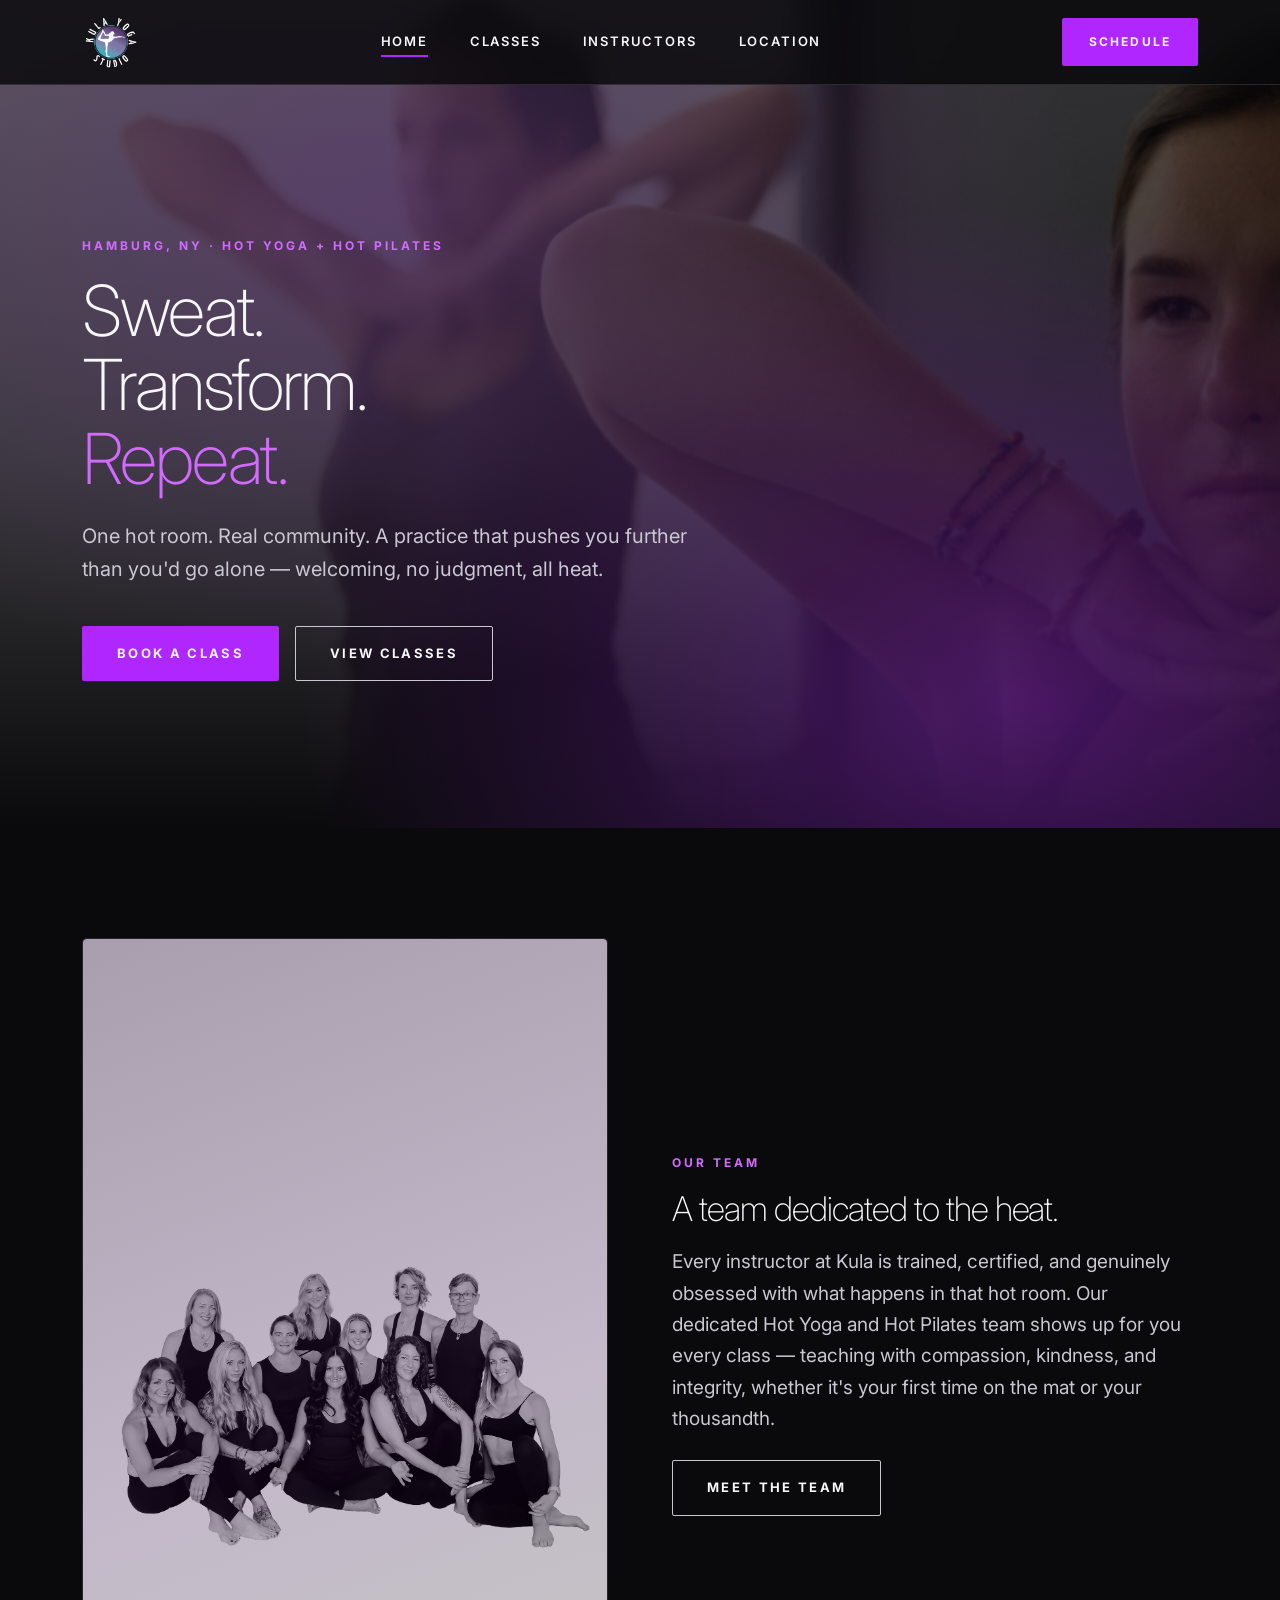
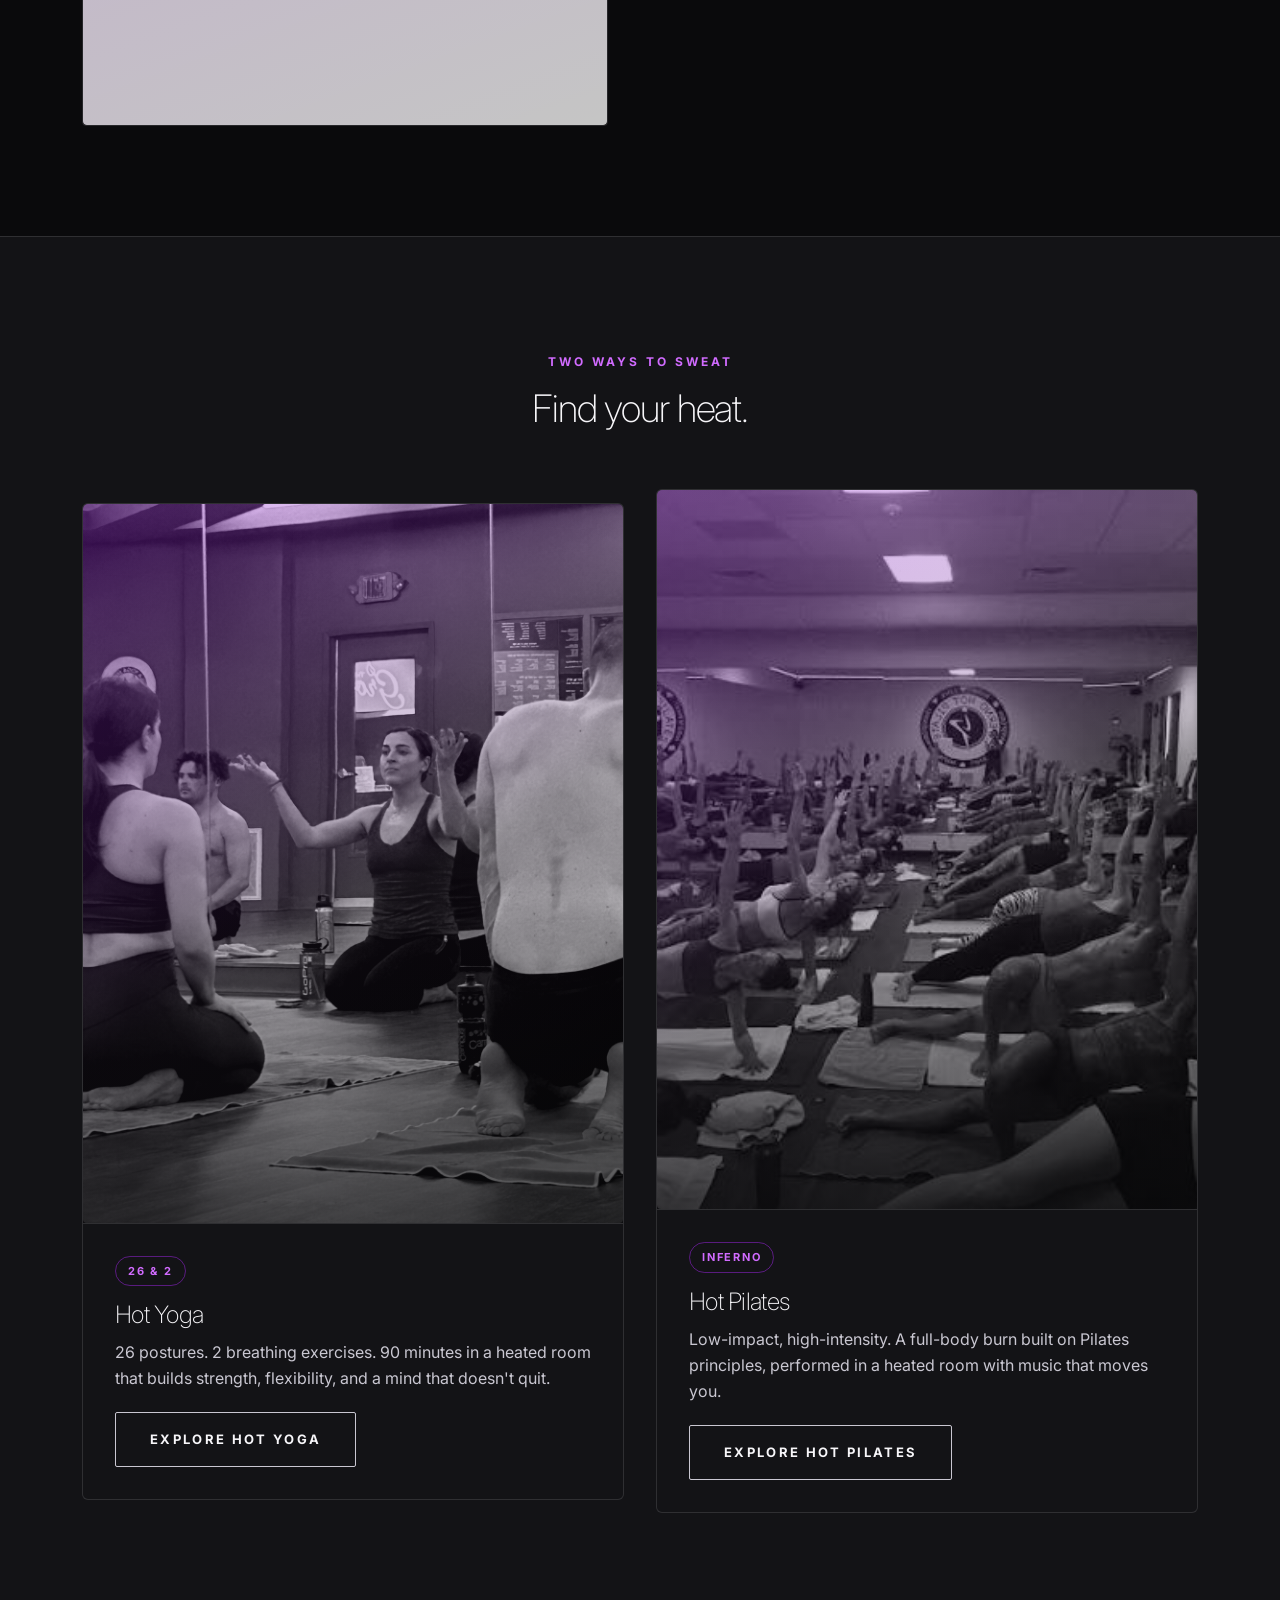
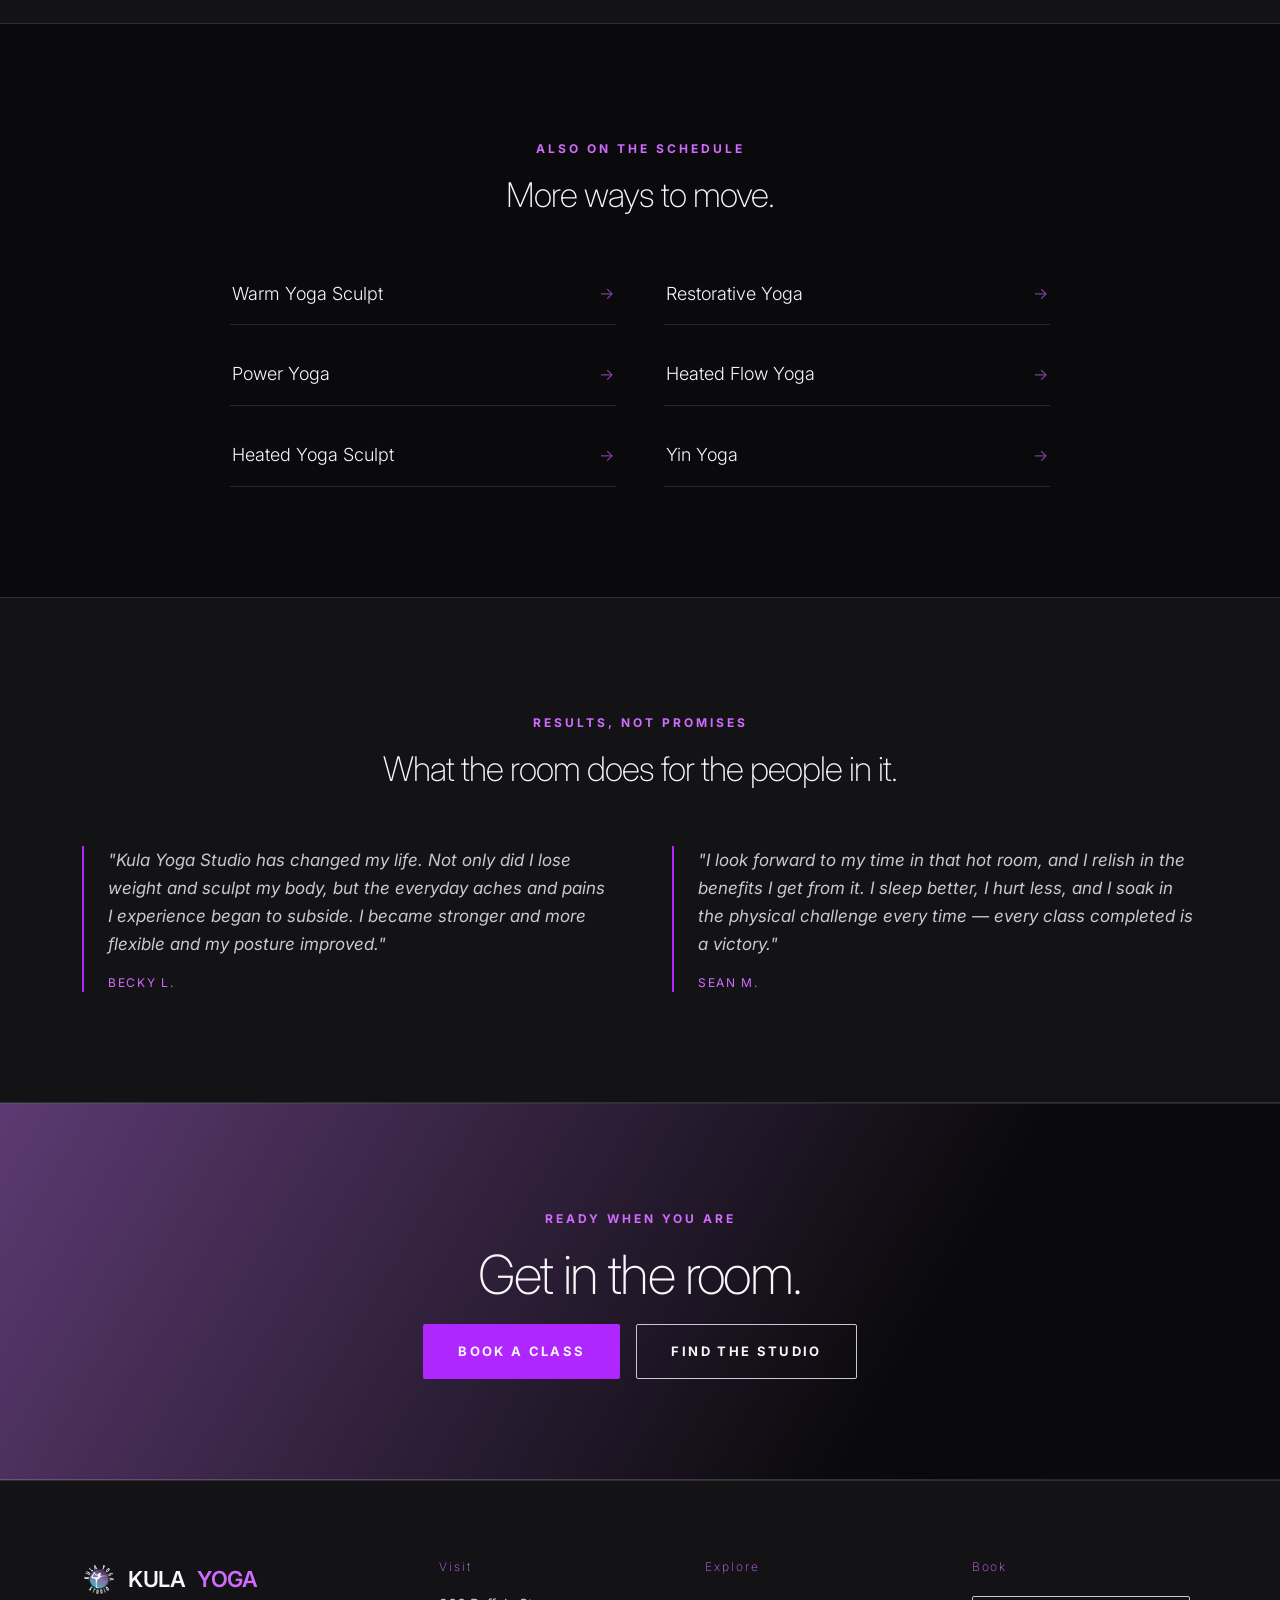
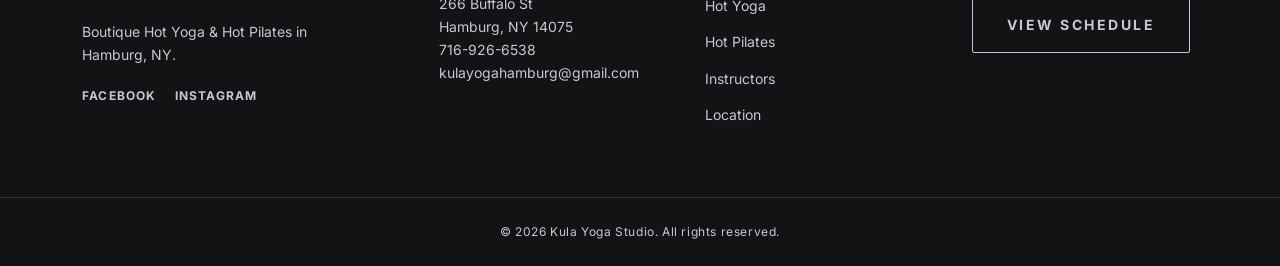
<file: index.html>
<!DOCTYPE html>
<html lang="en">
<head>
<meta charset="UTF-8">
<meta name="viewport" content="width=device-width, initial-scale=1.0">
<title>Kula Yoga Studio — Hot Yoga &amp; Hot Pilates in Hamburg, NY</title>
<meta name="description" content="Kula Yoga Studio: boutique Hot Yoga and Hot Pilates classes in Hamburg, NY. One hot room, real community, real results.">
<link rel="preconnect" href="https://fonts.googleapis.com">
<link href="https://fonts.googleapis.com/css2?family=Inter:wght@200;300;400;500;600;700&display=swap" rel="stylesheet">
<link rel="stylesheet" href="styles.css">
</head>
<body>

<header class="site-header">
  <div class="header-inner">
    <a href="index.html" class="logo logo-icon-only"><img src="images/logo.png" alt="Kula Yoga Studio" class="logo-mark"></a>
    <nav class="main-nav">
      <ul>
        <li class="active"><a href="index.html">Home</a></li>
        <li class="has-dropdown">
          <a href="classes.html">Classes</a>
          <ul class="dropdown">
            <li><a href="classes.html#hot-yoga">Hot Yoga</a></li>
            <li><a href="classes.html#hot-pilates">Hot Pilates</a></li>
            <li><a href="classes.html#warm-yoga-sculpt">Warm Yoga Sculpt</a></li>
            <li><a href="classes.html#restorative-yoga">Restorative Yoga</a></li>
            <li><a href="classes.html#power-yoga">Power Yoga</a></li>
            <li><a href="classes.html#heated-flow-yoga">Heated Flow Yoga</a></li>
            <li><a href="classes.html#heated-yoga-sculpt">Heated Yoga Sculpt</a></li>
            <li><a href="classes.html#yin-yoga">Yin Yoga</a></li>
          </ul>
        </li>
        <li><a href="instructors.html">Instructors</a></li>
        <li><a href="location.html">Location</a></li>
      </ul>
    </nav>
    <a class="btn btn-neon nav-cta" href="https://clients.mindbodyonline.com/classic/home?studioid=28443" target="_blank" rel="noopener">Schedule</a>
    <button class="mobile-toggle" aria-label="Toggle menu">☰</button>
  </div>
</header>

<section class="hero">
  <img class="hero-bg" src="images/hero.jpg" alt="Kula Yoga Studio members mid-practice">
  <div class="hero-inner">
    <div class="eyebrow">Hamburg, NY · Hot Yoga + Hot Pilates</div>
    <h1>Sweat.<br>Transform.<br><span class="accent">Repeat.</span></h1>
    <p class="lede">One hot room. Real community. A practice that pushes you further than you'd go alone — welcoming, no judgment, all heat.</p>
    <div class="btn-row">
      <a class="btn btn-neon" href="https://clients.mindbodyonline.com/classic/home?studioid=28443" target="_blank" rel="noopener">Book a Class</a>
      <a class="btn btn-outline" href="classes.html">View Classes</a>
    </div>
  </div>
</section>

<section class="section">
  <div class="wrap grid-2">
    <div class="photo-frame" style="min-height:420px;">
      <img class="photo" src="images/team-full.jpg" alt="The Kula Yoga Studio Hot Yoga and Hot Pilates team">
    </div>
    <div>
      <div class="eyebrow">Our Team</div>
      <h2 style="font-size:34px; margin-bottom:20px;">A team dedicated to the heat.</h2>
      <p class="lede" style="max-width:none;">Every instructor at Kula is trained, certified, and genuinely obsessed with what happens in that hot room. Our dedicated Hot Yoga and Hot Pilates team shows up for you every class — teaching with compassion, kindness, and integrity, whether it's your first time on the mat or your thousandth.</p>
      <div class="btn-row" style="margin-top:26px;">
        <a class="btn btn-outline" href="instructors.html">Meet the Team</a>
      </div>
    </div>
  </div>
</section>

<section class="section section-alt">
  <div class="wrap center">
    <div class="eyebrow">Two Ways to Sweat</div>
    <h2 style="font-size:38px; max-width:700px; margin:0 auto 60px;">Find your heat.</h2>
  </div>
  <div class="wrap grid-2" style="gap:32px;">
    <div class="class-card">
      <div class="photo-frame"><img class="photo" src="images/hotyoga.jpg" alt="Hot Yoga class at Kula Yoga Studio"></div>
      <div class="class-card-body">
        <span class="tag">26 &amp; 2</span>
        <h3 style="font-size:24px; margin-bottom:12px;">Hot Yoga</h3>
        <p style="color:var(--white-dim); margin-bottom:20px;">26 postures. 2 breathing exercises. 90 minutes in a heated room that builds strength, flexibility, and a mind that doesn't quit.</p>
        <a class="btn btn-outline" href="classes.html#hot-yoga">Explore Hot Yoga</a>
      </div>
    </div>
    <div class="class-card">
      <div class="photo-frame"><img class="photo" src="images/hotpilates.jpg" alt="Hot Pilates class at Kula Yoga Studio"></div>
      <div class="class-card-body">
        <span class="tag">Inferno</span>
        <h3 style="font-size:24px; margin-bottom:12px;">Hot Pilates</h3>
        <p style="color:var(--white-dim); margin-bottom:20px;">Low-impact, high-intensity. A full-body burn built on Pilates principles, performed in a heated room with music that moves you.</p>
        <a class="btn btn-outline" href="classes.html#hot-pilates">Explore Hot Pilates</a>
      </div>
    </div>
  </div>
</section>

<section class="section">
  <div class="wrap center">
    <div class="eyebrow">Also on the Schedule</div>
    <h2 style="font-size:34px; max-width:640px; margin:0 auto 50px;">More ways to move.</h2>
  </div>
  <div class="wrap">
    <ul class="class-list">
      <li><a href="classes.html#warm-yoga-sculpt">Warm Yoga Sculpt</a></li>
      <li><a href="classes.html#restorative-yoga">Restorative Yoga</a></li>
      <li><a href="classes.html#power-yoga">Power Yoga</a></li>
      <li><a href="classes.html#heated-flow-yoga">Heated Flow Yoga</a></li>
      <li><a href="classes.html#heated-yoga-sculpt">Heated Yoga Sculpt</a></li>
      <li><a href="classes.html#yin-yoga">Yin Yoga</a></li>
    </ul>
  </div>
</section>

<section class="section section-alt">
  <div class="wrap center">
    <div class="eyebrow">Results, Not Promises</div>
    <h2 style="font-size:34px; max-width:640px; margin:0 auto 60px;">What the room does for the people in it.</h2>
  </div>
  <div class="wrap grid-2">
    <div class="testimonial">
      <p>"Kula Yoga Studio has changed my life. Not only did I lose weight and sculpt my body, but the everyday aches and pains I experience began to subside. I became stronger and more flexible and my posture improved."</p>
      <cite>Becky L.</cite>
    </div>
    <div class="testimonial">
      <p>"I look forward to my time in that hot room, and I relish in the benefits I get from it. I sleep better, I hurt less, and I soak in the physical challenge every time — every class completed is a victory."</p>
      <cite>Sean M.</cite>
    </div>
  </div>
</section>

<section class="cta-banner">
  <div class="wrap">
    <div class="eyebrow">Ready When You Are</div>
    <h2>Get in the room.</h2>
    <div class="btn-row" style="justify-content:center;">
      <a class="btn btn-neon" href="https://clients.mindbodyonline.com/classic/home?studioid=28443" target="_blank" rel="noopener">Book a Class</a>
      <a class="btn btn-outline" href="location.html">Find the Studio</a>
    </div>
  </div>
</section>

<footer class="site-footer">
  <div class="footer-inner">
    <div class="footer-brand">
      <a href="index.html" class="logo"><img src="images/logo.png" alt="Kula Yoga Studio" class="logo-mark">KULA<span>YOGA</span></a>
      <p>Boutique Hot Yoga &amp; Hot Pilates in Hamburg, NY.</p>
      <div class="social-links">
        <a href="http://facebook.com/kulayogastudiohamburg" target="_blank" rel="noopener">Facebook</a>
        <a href="https://www.instagram.com/kula_yogastudio/" target="_blank" rel="noopener">Instagram</a>
      </div>
    </div>
    <div class="footer-col">
      <h4>Visit</h4>
      <p>266 Buffalo St<br>Hamburg, NY 14075</p>
      <p><a href="tel:7169266538">716-926-6538</a></p>
      <p><a href="mailto:kulayogahamburg@gmail.com">kulayogahamburg@gmail.com</a></p>
    </div>
    <div class="footer-col">
      <h4>Explore</h4>
      <ul>
        <li><a href="classes.html#hot-yoga">Hot Yoga</a></li>
        <li><a href="classes.html#hot-pilates">Hot Pilates</a></li>
        <li><a href="instructors.html">Instructors</a></li>
        <li><a href="location.html">Location</a></li>
      </ul>
    </div>
    <div class="footer-col">
      <h4>Book</h4>
      <a class="btn btn-outline" href="https://clients.mindbodyonline.com/classic/home?studioid=28443" target="_blank" rel="noopener">View Schedule</a>
    </div>
  </div>
  <div class="footer-bottom">© 2026 Kula Yoga Studio. All rights reserved.</div>
</footer>

<script src="script.js"></script>
</body>
</html>
</file>
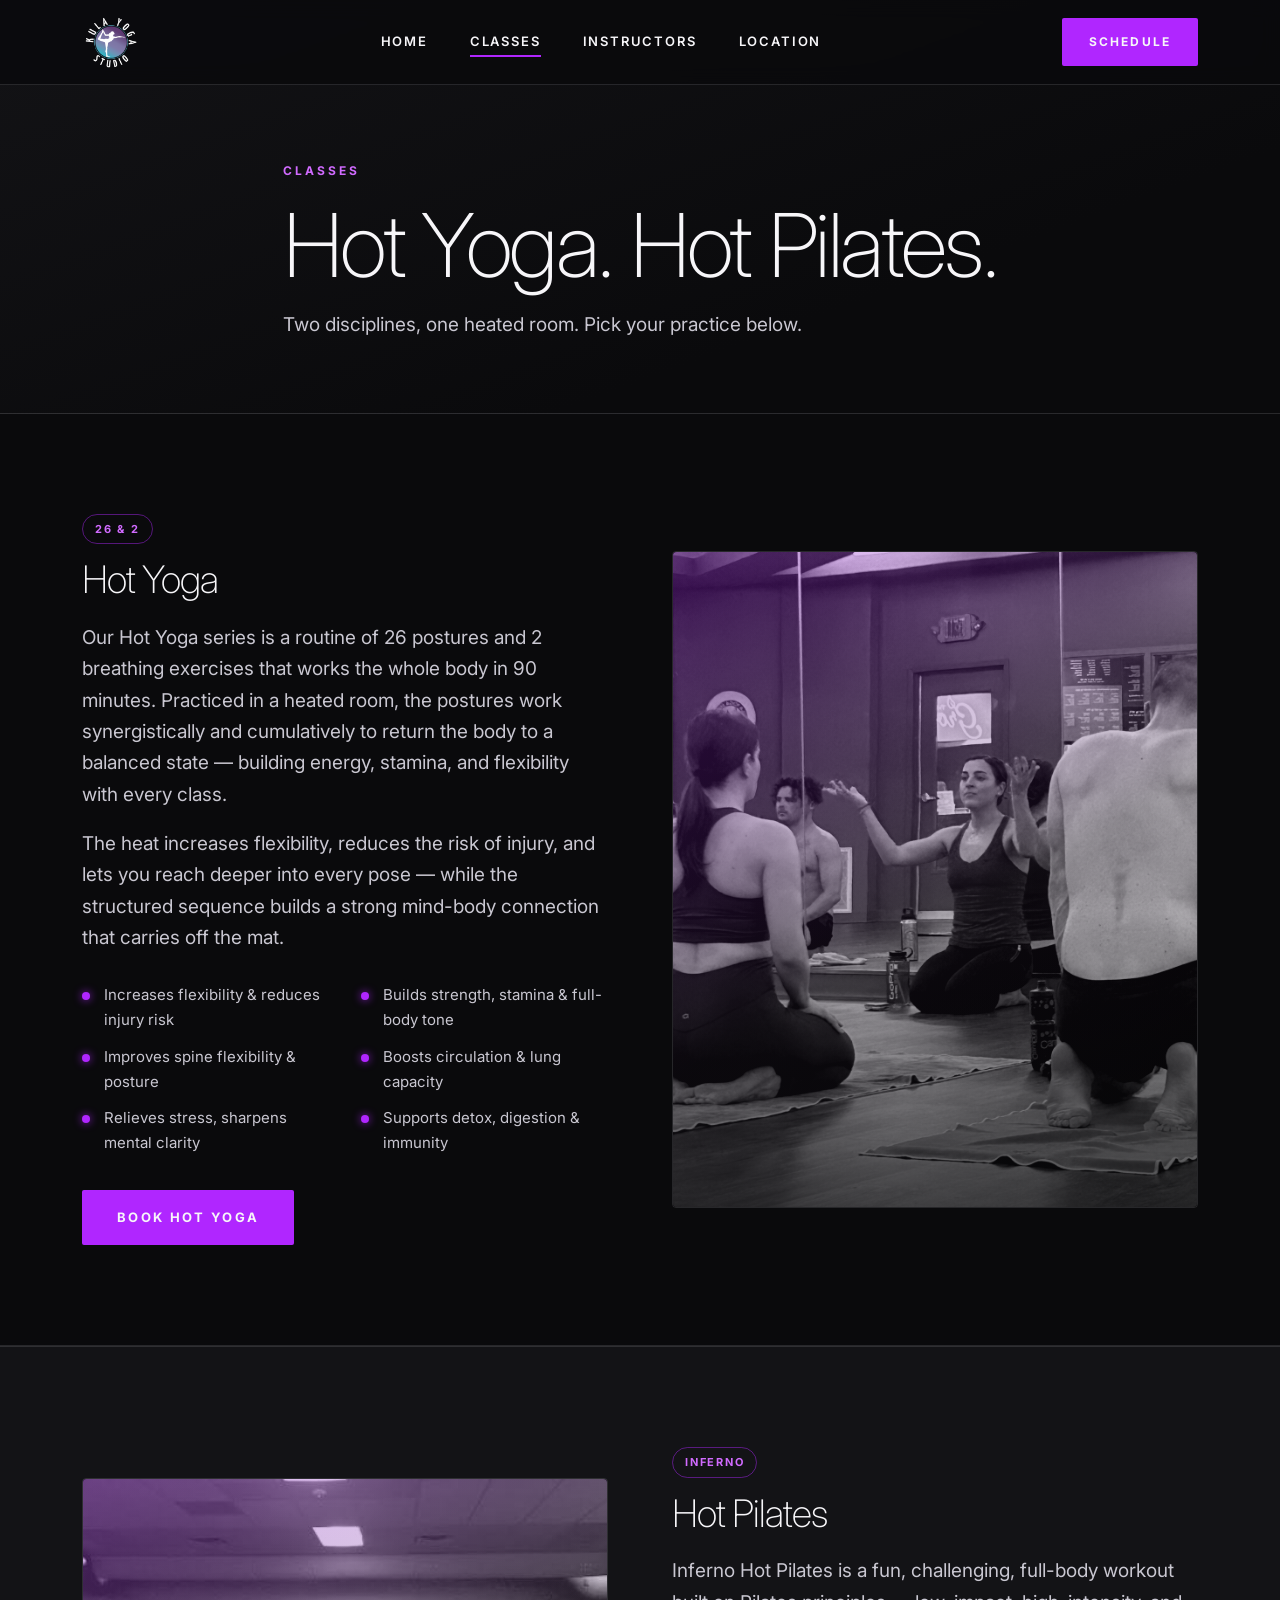
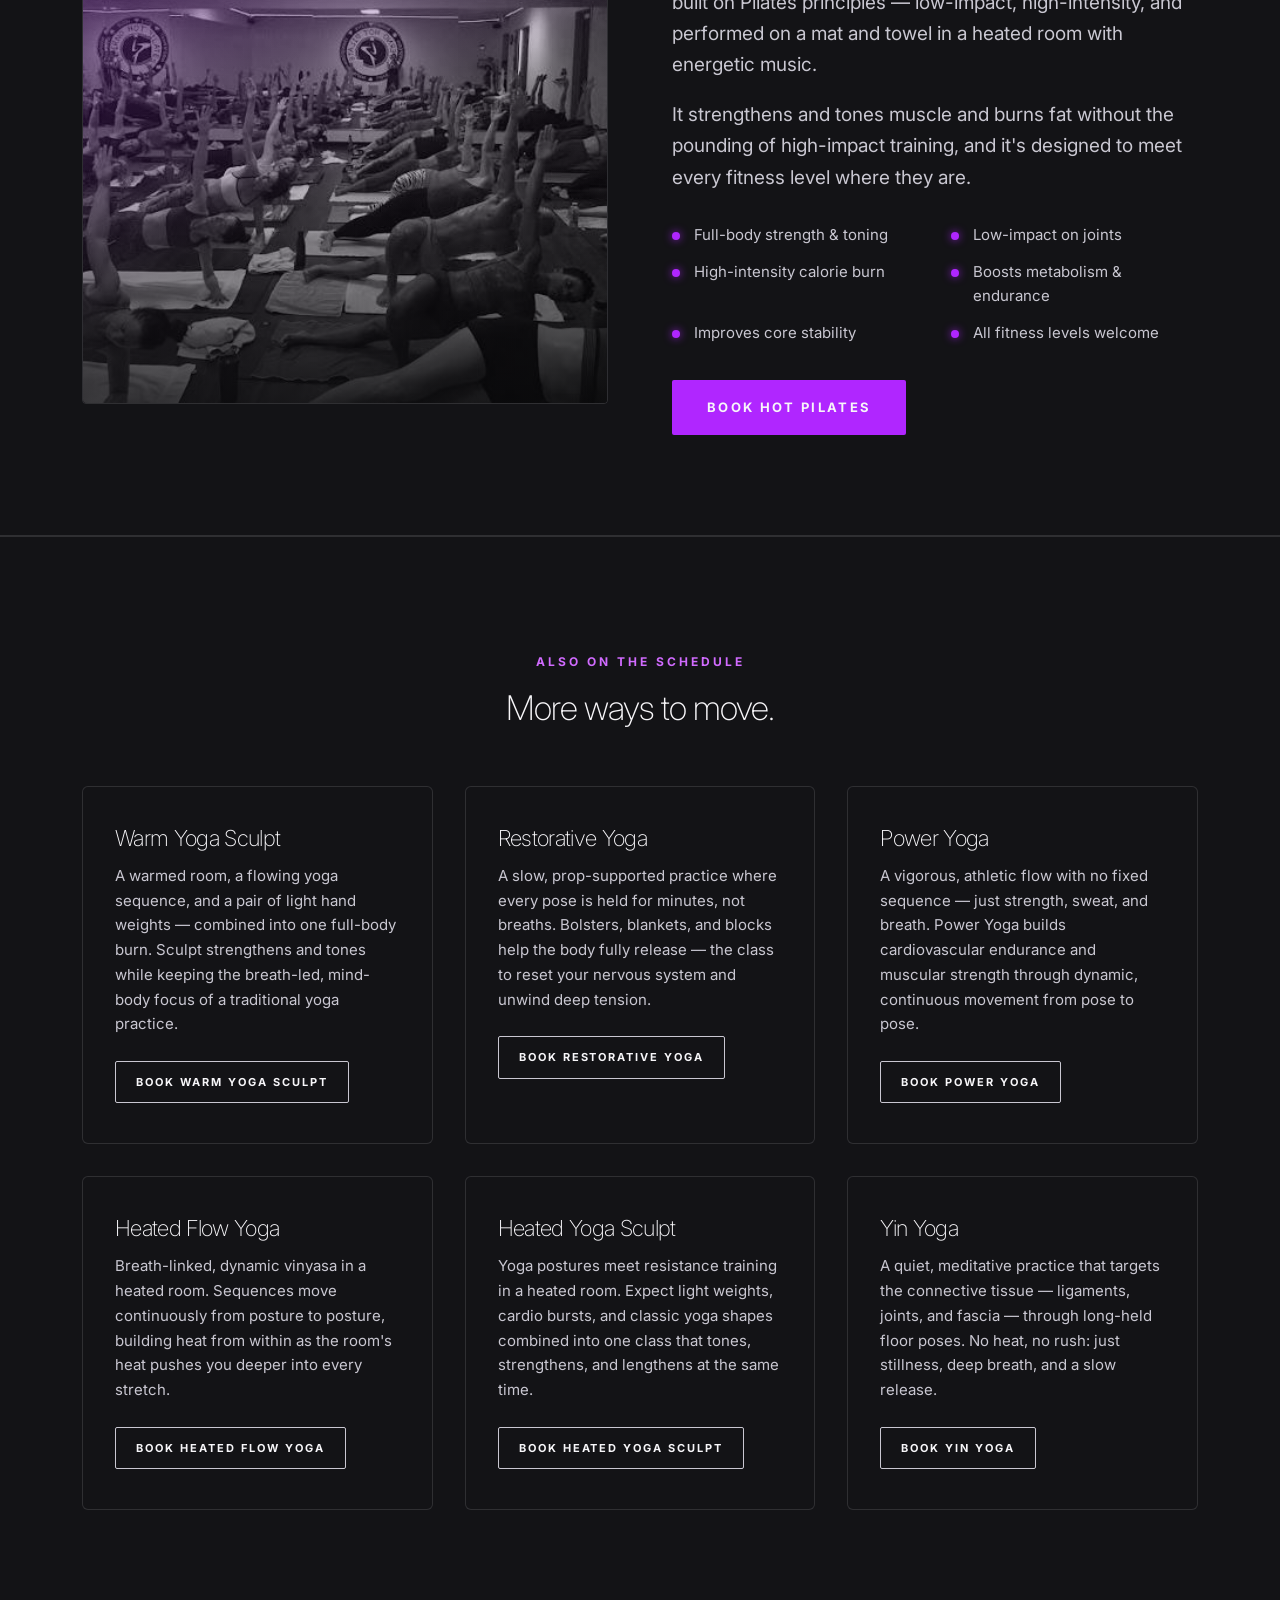
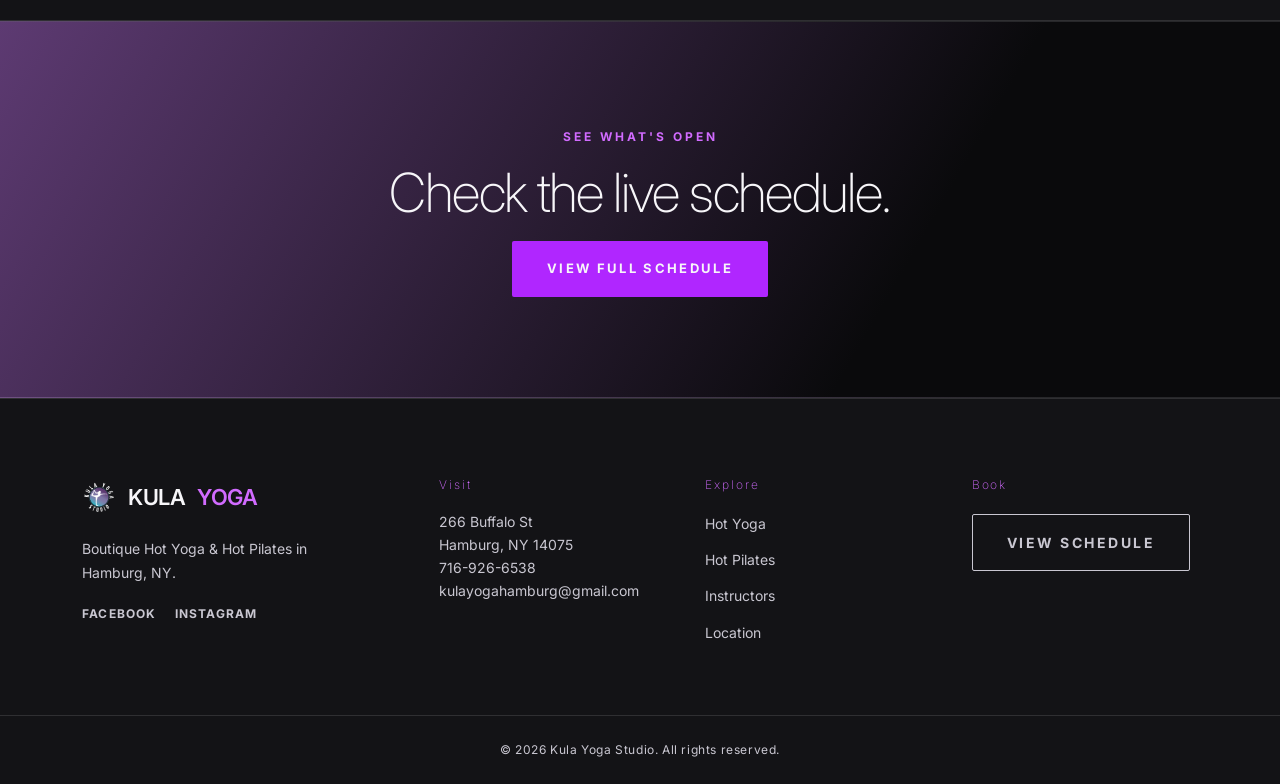
<file: classes.html>
<!DOCTYPE html>
<html lang="en">
<head>
<meta charset="UTF-8">
<meta name="viewport" content="width=device-width, initial-scale=1.0">
<title>Classes — Hot Yoga &amp; Hot Pilates | Kula Yoga Studio</title>
<meta name="description" content="Hot Yoga (26 &amp; 2) and Inferno Hot Pilates classes at Kula Yoga Studio in Hamburg, NY.">
<link rel="preconnect" href="https://fonts.googleapis.com">
<link href="https://fonts.googleapis.com/css2?family=Inter:wght@200;300;400;500;600;700&display=swap" rel="stylesheet">
<link rel="stylesheet" href="styles.css">
</head>
<body>

<header class="site-header">
  <div class="header-inner">
    <a href="index.html" class="logo logo-icon-only"><img src="images/logo.png" alt="Kula Yoga Studio" class="logo-mark"></a>
    <nav class="main-nav">
      <ul>
        <li><a href="index.html">Home</a></li>
        <li class="has-dropdown active">
          <a href="classes.html">Classes</a>
          <ul class="dropdown">
            <li><a href="classes.html#hot-yoga">Hot Yoga</a></li>
            <li><a href="classes.html#hot-pilates">Hot Pilates</a></li>
            <li><a href="classes.html#warm-yoga-sculpt">Warm Yoga Sculpt</a></li>
            <li><a href="classes.html#restorative-yoga">Restorative Yoga</a></li>
            <li><a href="classes.html#power-yoga">Power Yoga</a></li>
            <li><a href="classes.html#heated-flow-yoga">Heated Flow Yoga</a></li>
            <li><a href="classes.html#heated-yoga-sculpt">Heated Yoga Sculpt</a></li>
            <li><a href="classes.html#yin-yoga">Yin Yoga</a></li>
          </ul>
        </li>
        <li><a href="instructors.html">Instructors</a></li>
        <li><a href="location.html">Location</a></li>
      </ul>
    </nav>
    <a class="btn btn-neon nav-cta" href="https://clients.mindbodyonline.com/classic/home?studioid=28443" target="_blank" rel="noopener">Schedule</a>
    <button class="mobile-toggle" aria-label="Toggle menu">☰</button>
  </div>
</header>

<section class="page-hero">
  <div class="wrap page-hero-inner">
    <div class="eyebrow">Classes</div>
    <h1 style="font-size:clamp(42px,8vw,88px);">Hot Yoga. Hot Pilates.</h1>
    <p class="lede" style="margin-top:18px;">Two disciplines, one heated room. Pick your practice below.</p>
  </div>
</section>

<section id="hot-yoga" class="class-detail">
  <div class="wrap grid-2">
    <div>
      <span class="tag">26 &amp; 2</span>
      <h2 style="font-size:38px; margin-bottom:22px;">Hot Yoga</h2>
      <p class="lede" style="max-width:none; margin-bottom:18px;">Our Hot Yoga series is a routine of 26 postures and 2 breathing exercises that works the whole body in 90 minutes. Practiced in a heated room, the postures work synergistically and cumulatively to return the body to a balanced state — building energy, stamina, and flexibility with every class.</p>
      <p class="lede" style="max-width:none; margin-bottom:30px;">The heat increases flexibility, reduces the risk of injury, and lets you reach deeper into every pose — while the structured sequence builds a strong mind-body connection that carries off the mat.</p>
      <ul class="benefits-list">
        <li>Increases flexibility &amp; reduces injury risk</li>
        <li>Builds strength, stamina &amp; full-body tone</li>
        <li>Improves spine flexibility &amp; posture</li>
        <li>Boosts circulation &amp; lung capacity</li>
        <li>Relieves stress, sharpens mental clarity</li>
        <li>Supports detox, digestion &amp; immunity</li>
      </ul>
      <div class="btn-row" style="margin-top:34px;">
        <a class="btn btn-neon" href="https://clients.mindbodyonline.com/asp/main_shop.asp?fl=true&amp;tabID=3" target="_blank" rel="noopener">Book Hot Yoga</a>
      </div>
    </div>
    <div class="photo-frame" style="min-height:480px;">
      <img class="photo" src="images/hotyoga.jpg" alt="Hot Yoga students at Kula Yoga Studio">
    </div>
  </div>
</section>

<section id="hot-pilates" class="class-detail section-alt">
  <div class="wrap grid-2">
    <div class="photo-frame" style="min-height:480px;">
      <img class="photo" src="images/hotpilates.jpg" alt="Hot Pilates students at Kula Yoga Studio">
    </div>
    <div>
      <span class="tag">Inferno</span>
      <h2 style="font-size:38px; margin-bottom:22px;">Hot Pilates</h2>
      <p class="lede" style="max-width:none; margin-bottom:18px;">Inferno Hot Pilates is a fun, challenging, full-body workout built on Pilates principles — low-impact, high-intensity, and performed on a mat and towel in a heated room with energetic music.</p>
      <p class="lede" style="max-width:none; margin-bottom:30px;">It strengthens and tones muscle and burns fat without the pounding of high-impact training, and it's designed to meet every fitness level where they are.</p>
      <ul class="benefits-list">
        <li>Full-body strength &amp; toning</li>
        <li>Low-impact on joints</li>
        <li>High-intensity calorie burn</li>
        <li>Boosts metabolism &amp; endurance</li>
        <li>Improves core stability</li>
        <li>All fitness levels welcome</li>
      </ul>
      <div class="btn-row" style="margin-top:34px;">
        <a class="btn btn-neon" href="https://clients.mindbodyonline.com/asp/main_shop.asp?fl=true&amp;tabID=3" target="_blank" rel="noopener">Book Hot Pilates</a>
      </div>
    </div>
  </div>
</section>

<section class="section section-alt">
  <div class="wrap center">
    <div class="eyebrow">Also on the Schedule</div>
    <h2 style="font-size:34px; max-width:640px; margin:0 auto 60px;">More ways to move.</h2>
  </div>
  <div class="wrap grid-3">

    <div class="card class-mini-card" id="warm-yoga-sculpt">
      <h3 style="font-size:22px;">Warm Yoga Sculpt</h3>
      <p>A warmed room, a flowing yoga sequence, and a pair of light hand weights — combined into one full-body burn. Sculpt strengthens and tones while keeping the breath-led, mind-body focus of a traditional yoga practice.</p>
      <div class="btn-row"><a class="btn btn-outline btn-sm" href="https://clients.mindbodyonline.com/asp/main_shop.asp?fl=true&amp;tabID=3" target="_blank" rel="noopener">Book Warm Yoga Sculpt</a></div>
    </div>

    <div class="card class-mini-card" id="restorative-yoga">
      <h3 style="font-size:22px;">Restorative Yoga</h3>
      <p>A slow, prop-supported practice where every pose is held for minutes, not breaths. Bolsters, blankets, and blocks help the body fully release — the class to reset your nervous system and unwind deep tension.</p>
      <div class="btn-row"><a class="btn btn-outline btn-sm" href="https://clients.mindbodyonline.com/asp/main_shop.asp?fl=true&amp;tabID=3" target="_blank" rel="noopener">Book Restorative Yoga</a></div>
    </div>

    <div class="card class-mini-card" id="power-yoga">
      <h3 style="font-size:22px;">Power Yoga</h3>
      <p>A vigorous, athletic flow with no fixed sequence — just strength, sweat, and breath. Power Yoga builds cardiovascular endurance and muscular strength through dynamic, continuous movement from pose to pose.</p>
      <div class="btn-row"><a class="btn btn-outline btn-sm" href="https://clients.mindbodyonline.com/asp/main_shop.asp?fl=true&amp;tabID=3" target="_blank" rel="noopener">Book Power Yoga</a></div>
    </div>

    <div class="card class-mini-card" id="heated-flow-yoga">
      <h3 style="font-size:22px;">Heated Flow Yoga</h3>
      <p>Breath-linked, dynamic vinyasa in a heated room. Sequences move continuously from posture to posture, building heat from within as the room's heat pushes you deeper into every stretch.</p>
      <div class="btn-row"><a class="btn btn-outline btn-sm" href="https://clients.mindbodyonline.com/asp/main_shop.asp?fl=true&amp;tabID=3" target="_blank" rel="noopener">Book Heated Flow Yoga</a></div>
    </div>

    <div class="card class-mini-card" id="heated-yoga-sculpt">
      <h3 style="font-size:22px;">Heated Yoga Sculpt</h3>
      <p>Yoga postures meet resistance training in a heated room. Expect light weights, cardio bursts, and classic yoga shapes combined into one class that tones, strengthens, and lengthens at the same time.</p>
      <div class="btn-row"><a class="btn btn-outline btn-sm" href="https://clients.mindbodyonline.com/asp/main_shop.asp?fl=true&amp;tabID=3" target="_blank" rel="noopener">Book Heated Yoga Sculpt</a></div>
    </div>

    <div class="card class-mini-card" id="yin-yoga">
      <h3 style="font-size:22px;">Yin Yoga</h3>
      <p>A quiet, meditative practice that targets the connective tissue — ligaments, joints, and fascia — through long-held floor poses. No heat, no rush: just stillness, deep breath, and a slow release.</p>
      <div class="btn-row"><a class="btn btn-outline btn-sm" href="https://clients.mindbodyonline.com/asp/main_shop.asp?fl=true&amp;tabID=3" target="_blank" rel="noopener">Book Yin Yoga</a></div>
    </div>

  </div>
</section>

<section class="cta-banner">
  <div class="wrap">
    <div class="eyebrow">See What's Open</div>
    <h2>Check the live schedule.</h2>
    <div class="btn-row" style="justify-content:center;">
      <a class="btn btn-neon" href="https://clients.mindbodyonline.com/classic/home?studioid=28443" target="_blank" rel="noopener">View Full Schedule</a>
    </div>
  </div>
</section>

<footer class="site-footer">
  <div class="footer-inner">
    <div class="footer-brand">
      <a href="index.html" class="logo"><img src="images/logo.png" alt="Kula Yoga Studio" class="logo-mark">KULA<span>YOGA</span></a>
      <p>Boutique Hot Yoga &amp; Hot Pilates in Hamburg, NY.</p>
      <div class="social-links">
        <a href="http://facebook.com/kulayogastudiohamburg" target="_blank" rel="noopener">Facebook</a>
        <a href="https://www.instagram.com/kula_yogastudio/" target="_blank" rel="noopener">Instagram</a>
      </div>
    </div>
    <div class="footer-col">
      <h4>Visit</h4>
      <p>266 Buffalo St<br>Hamburg, NY 14075</p>
      <p><a href="tel:7169266538">716-926-6538</a></p>
      <p><a href="mailto:kulayogahamburg@gmail.com">kulayogahamburg@gmail.com</a></p>
    </div>
    <div class="footer-col">
      <h4>Explore</h4>
      <ul>
        <li><a href="classes.html#hot-yoga">Hot Yoga</a></li>
        <li><a href="classes.html#hot-pilates">Hot Pilates</a></li>
        <li><a href="instructors.html">Instructors</a></li>
        <li><a href="location.html">Location</a></li>
      </ul>
    </div>
    <div class="footer-col">
      <h4>Book</h4>
      <a class="btn btn-outline" href="https://clients.mindbodyonline.com/classic/home?studioid=28443" target="_blank" rel="noopener">View Schedule</a>
    </div>
  </div>
  <div class="footer-bottom">© 2026 Kula Yoga Studio. All rights reserved.</div>
</footer>

<script src="script.js"></script>
</body>
</html>
</file>
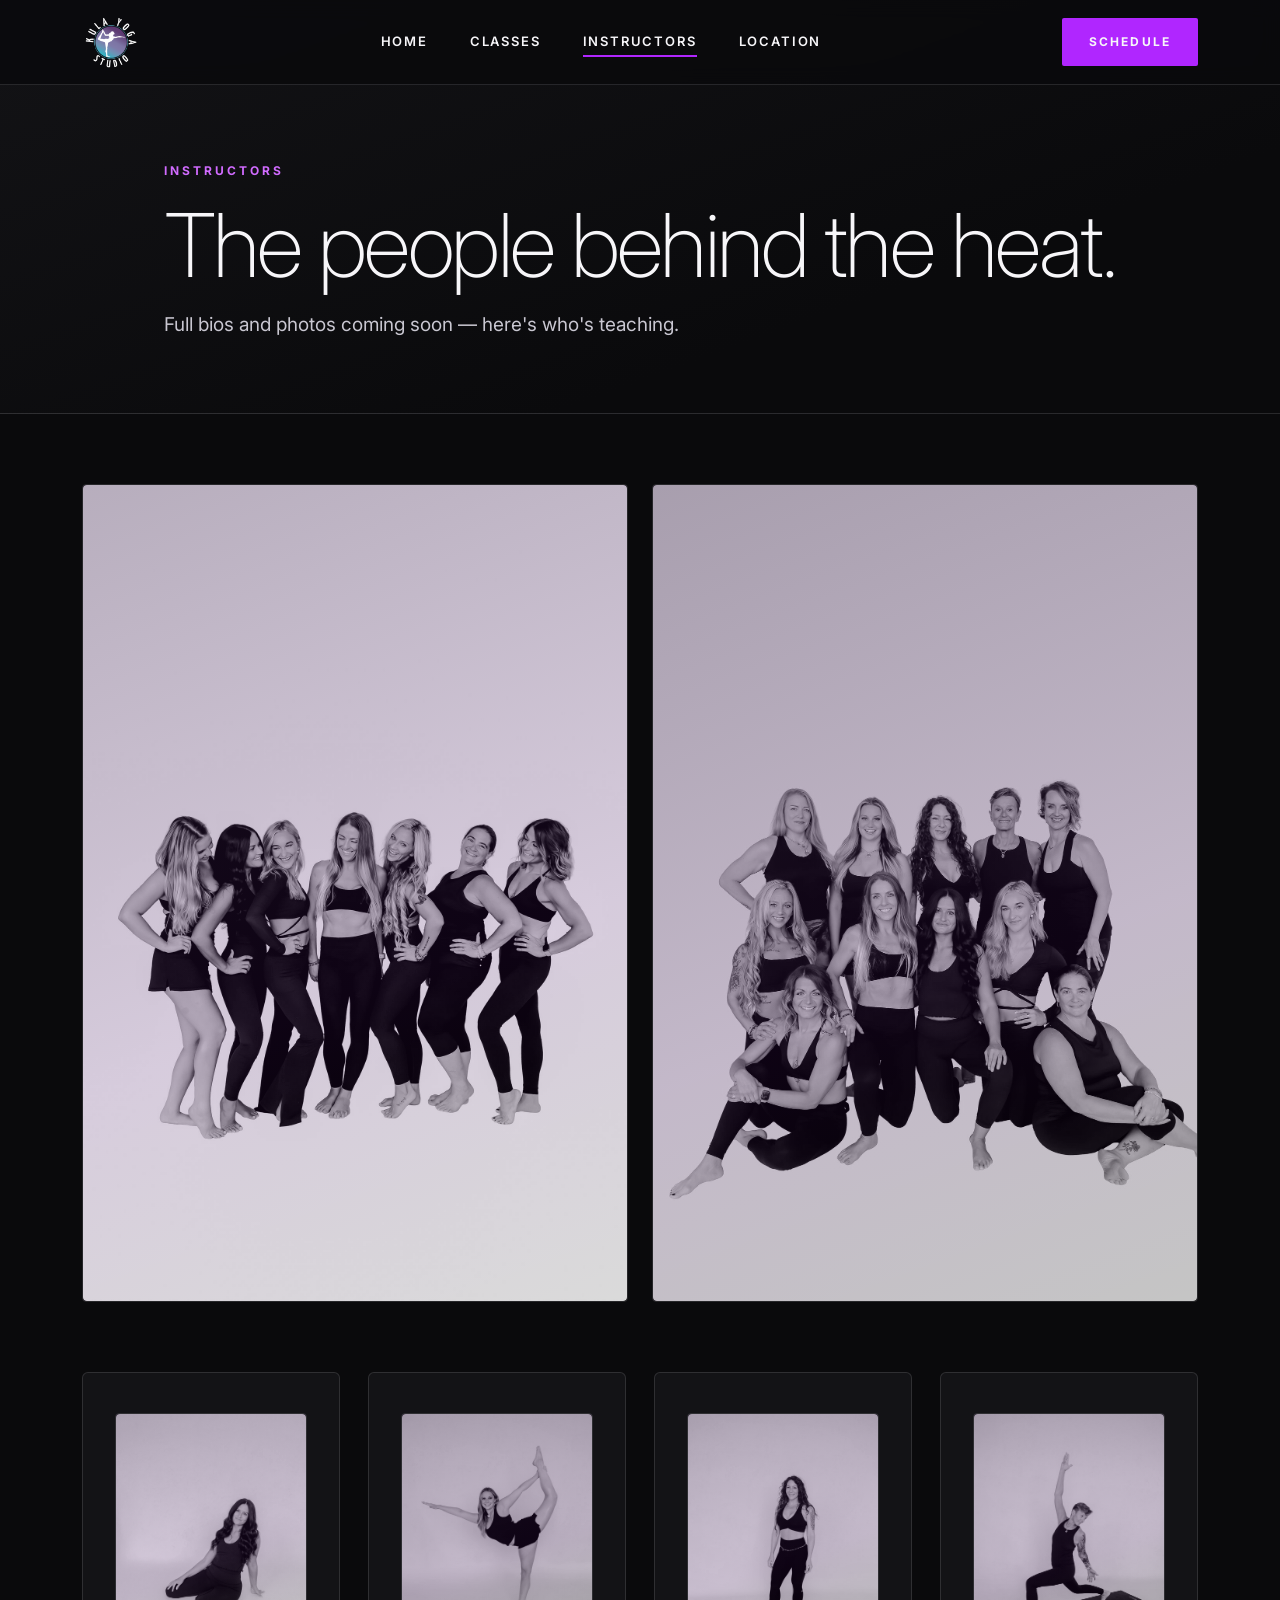
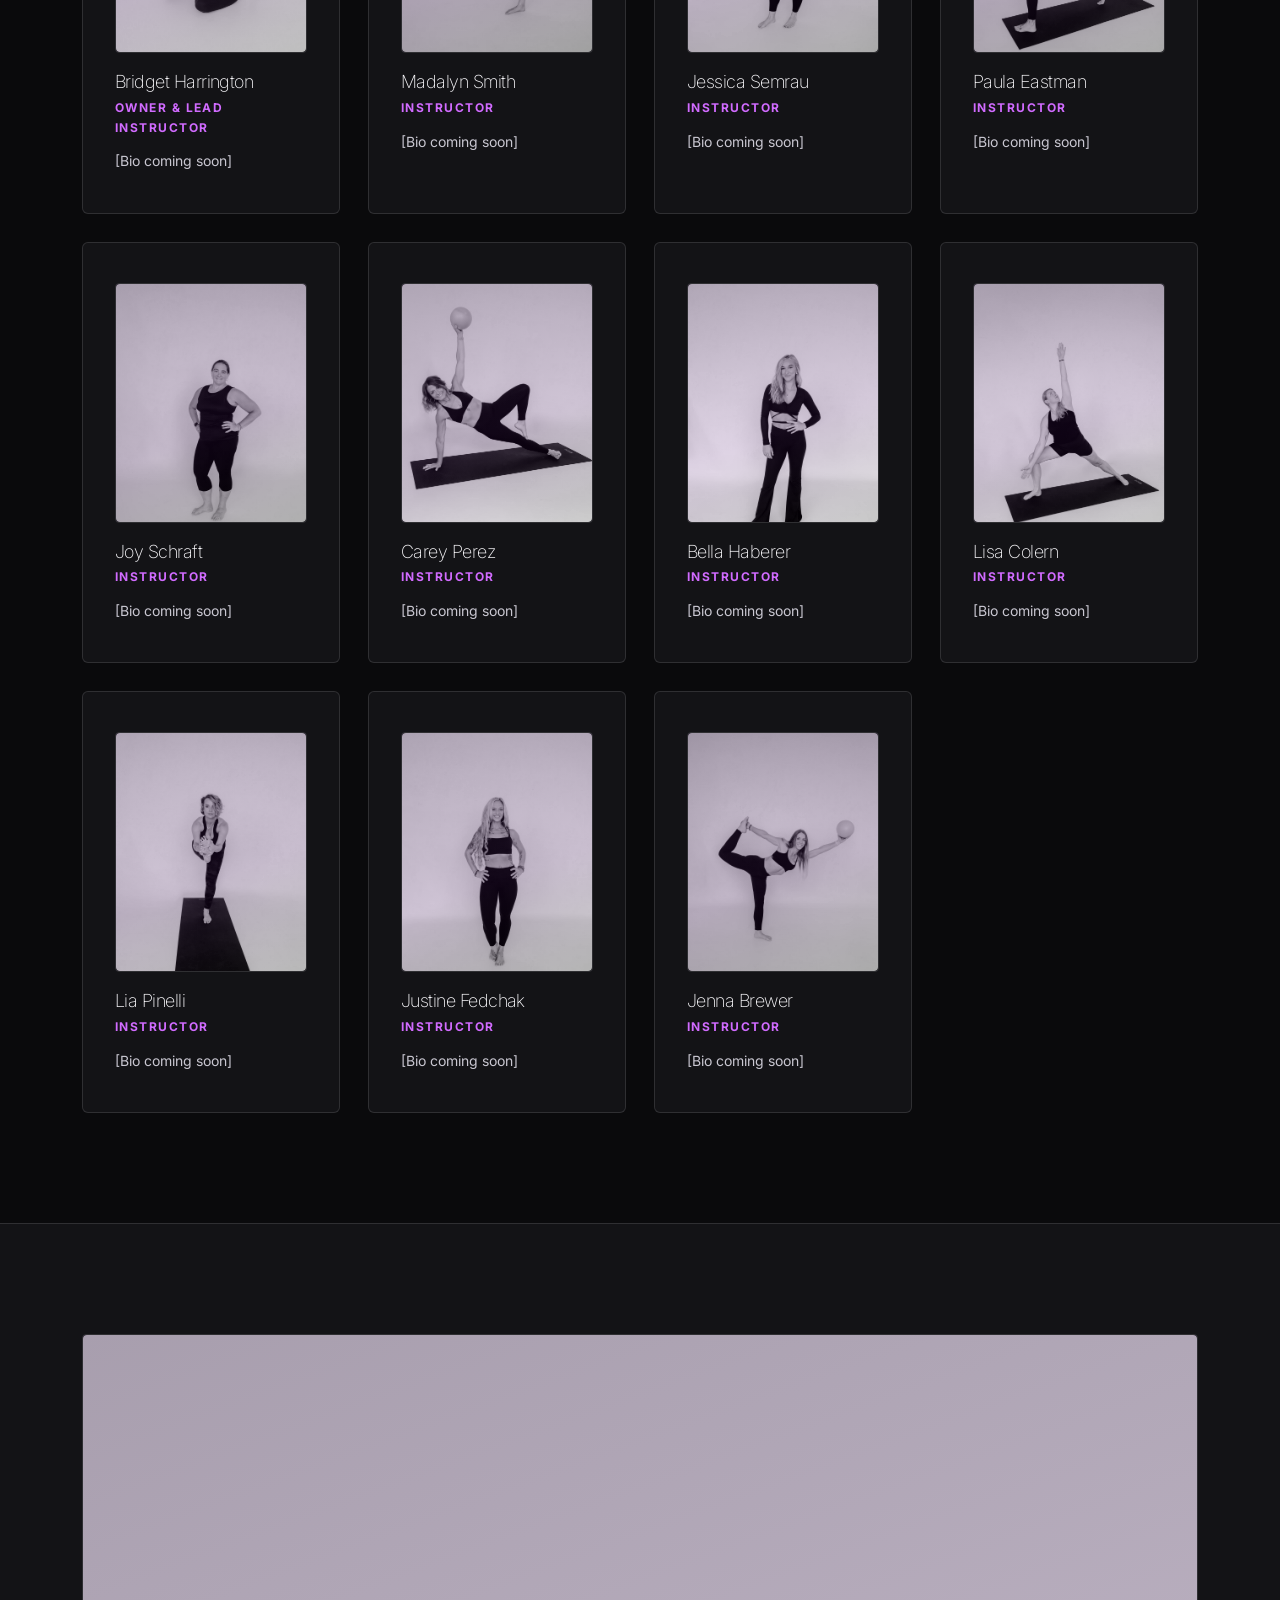
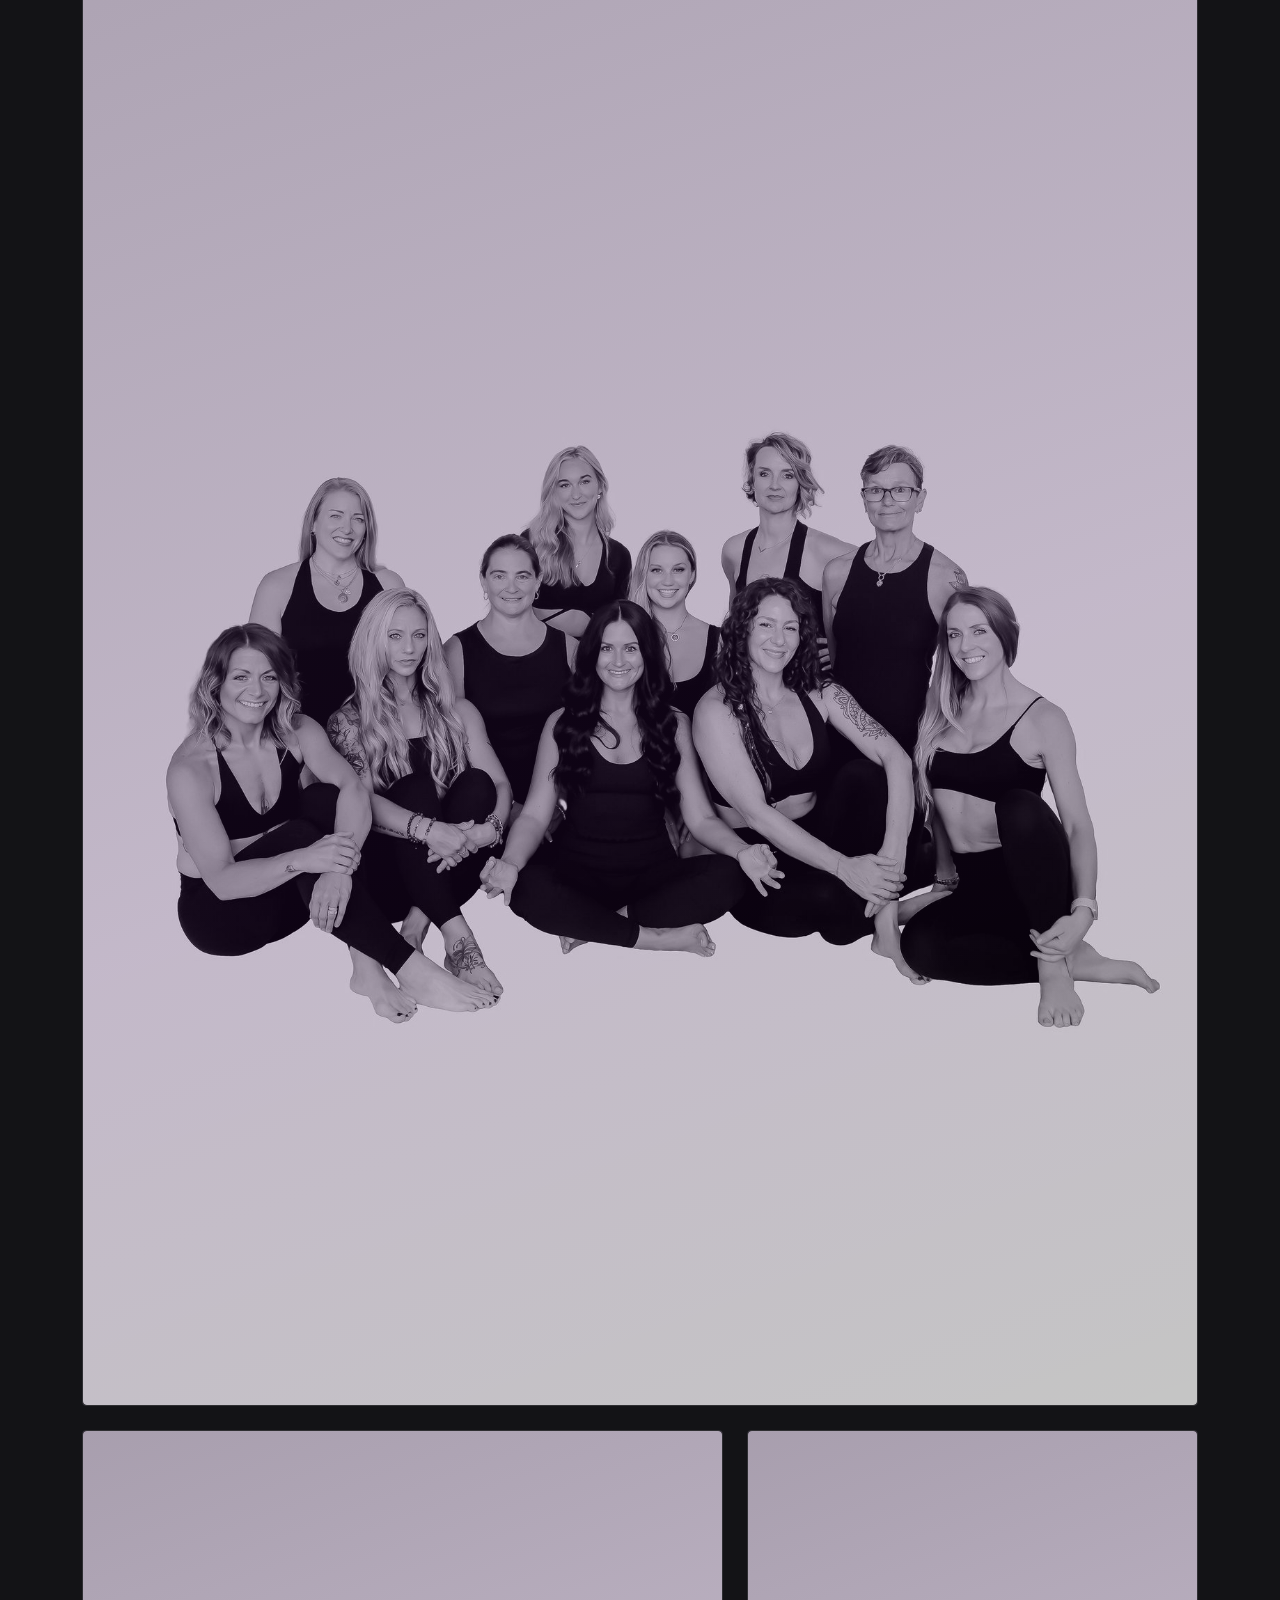
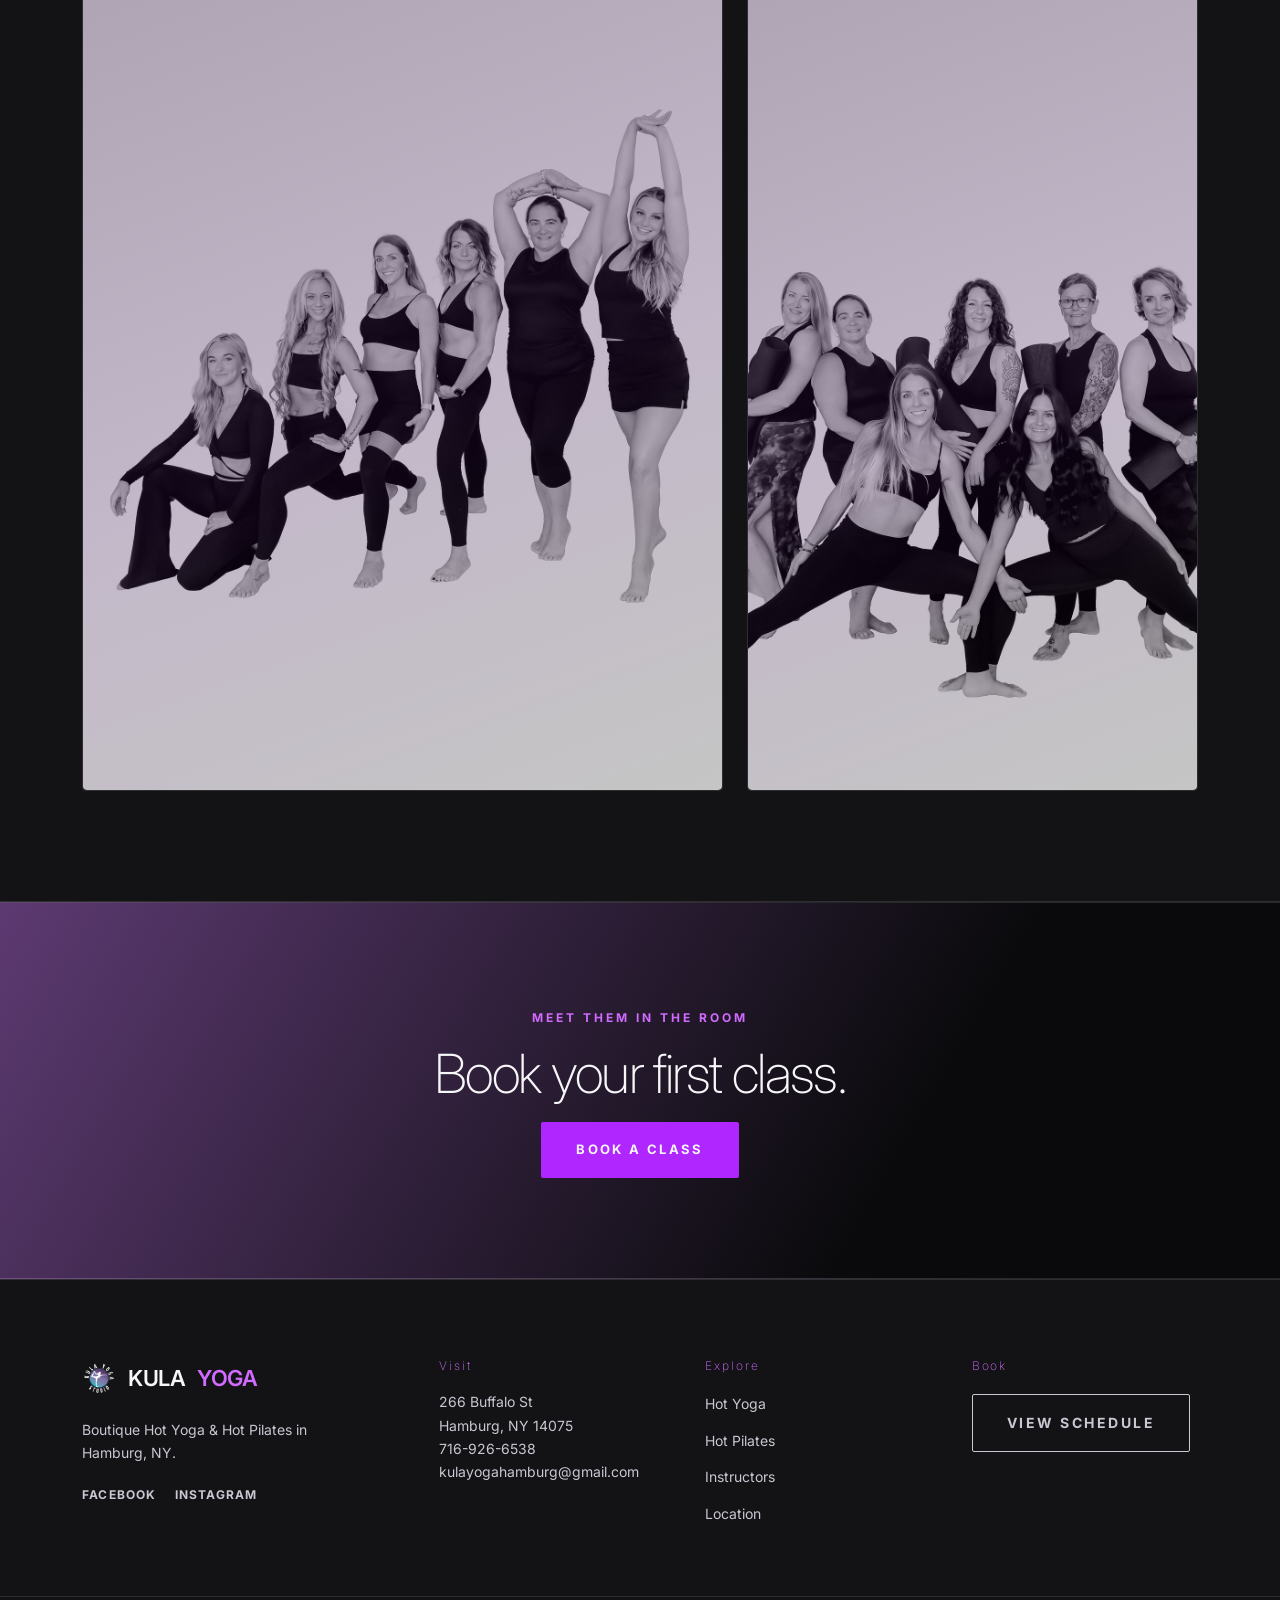
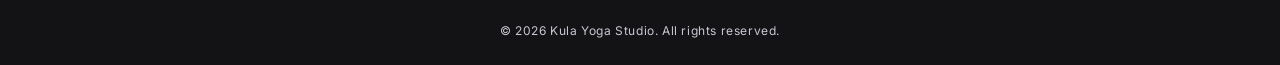
<file: instructors.html>
<!DOCTYPE html>
<html lang="en">
<head>
<meta charset="UTF-8">
<meta name="viewport" content="width=device-width, initial-scale=1.0">
<title>Instructors | Kula Yoga Studio</title>
<meta name="description" content="Meet the instructors of Kula Yoga Studio in Hamburg, NY.">
<link rel="preconnect" href="https://fonts.googleapis.com">
<link href="https://fonts.googleapis.com/css2?family=Inter:wght@200;300;400;500;600;700&display=swap" rel="stylesheet">
<link rel="stylesheet" href="styles.css">
</head>
<body>

<header class="site-header">
  <div class="header-inner">
    <a href="index.html" class="logo logo-icon-only"><img src="images/logo.png" alt="Kula Yoga Studio" class="logo-mark"></a>
    <nav class="main-nav">
      <ul>
        <li><a href="index.html">Home</a></li>
        <li class="has-dropdown">
          <a href="classes.html">Classes</a>
          <ul class="dropdown">
            <li><a href="classes.html#hot-yoga">Hot Yoga</a></li>
            <li><a href="classes.html#hot-pilates">Hot Pilates</a></li>
            <li><a href="classes.html#warm-yoga-sculpt">Warm Yoga Sculpt</a></li>
            <li><a href="classes.html#restorative-yoga">Restorative Yoga</a></li>
            <li><a href="classes.html#power-yoga">Power Yoga</a></li>
            <li><a href="classes.html#heated-flow-yoga">Heated Flow Yoga</a></li>
            <li><a href="classes.html#heated-yoga-sculpt">Heated Yoga Sculpt</a></li>
            <li><a href="classes.html#yin-yoga">Yin Yoga</a></li>
          </ul>
        </li>
        <li class="active"><a href="instructors.html">Instructors</a></li>
        <li><a href="location.html">Location</a></li>
      </ul>
    </nav>
    <a class="btn btn-neon nav-cta" href="https://clients.mindbodyonline.com/classic/home?studioid=28443" target="_blank" rel="noopener">Schedule</a>
    <button class="mobile-toggle" aria-label="Toggle menu">☰</button>
  </div>
</header>

<section class="page-hero">
  <div class="wrap page-hero-inner">
    <div class="eyebrow">Instructors</div>
    <h1 style="font-size:clamp(42px,8vw,88px);">The people behind the heat.</h1>
    <p class="lede" style="margin-top:18px;">Full bios and photos coming soon — here's who's teaching.</p>
  </div>
</section>

<section class="section-tight section">
  <div class="wrap team-gallery">
    <div class="g-6 photo-frame">
      <img class="photo" src="images/team-candid.jpg" alt="Kula Yoga Studio instructors, all smiles">
    </div>
    <div class="g-6 photo-frame">
      <img class="photo" src="images/team-formal.jpg" alt="The full Kula Yoga Studio instructor team">
    </div>
  </div>
</section>

<section class="section" style="padding-top:0;">
  <div class="wrap grid-4">

    <div class="card instructor-card">
      <div class="photo-frame"><img class="photo" src="images/instructor-bridget-harrington.jpg" alt="Bridget Harrington"></div>
      <h3>Bridget Harrington</h3>
      <div class="role">Owner &amp; Lead Instructor</div>
      <p class="bio">[Bio coming soon]</p>
    </div>

    <div class="card instructor-card">
      <div class="photo-frame"><img class="photo" src="images/instructor-madalyn-smith.jpg" alt="Madalyn Smith"></div>
      <h3>Madalyn Smith</h3>
      <div class="role">Instructor</div>
      <p class="bio">[Bio coming soon]</p>
    </div>

    <div class="card instructor-card">
      <div class="photo-frame"><img class="photo" src="images/instructor-jessica-semrau.jpg" alt="Jessica Semrau"></div>
      <h3>Jessica Semrau</h3>
      <div class="role">Instructor</div>
      <p class="bio">[Bio coming soon]</p>
    </div>

    <div class="card instructor-card">
      <div class="photo-frame"><img class="photo" src="images/instructor-paula-eastman.jpg" alt="Paula Eastman"></div>
      <h3>Paula Eastman</h3>
      <div class="role">Instructor</div>
      <p class="bio">[Bio coming soon]</p>
    </div>

    <div class="card instructor-card">
      <div class="photo-frame"><img class="photo" src="images/instructor-joy-schraft.jpg" alt="Joy Schraft"></div>
      <h3>Joy Schraft</h3>
      <div class="role">Instructor</div>
      <p class="bio">[Bio coming soon]</p>
    </div>

    <div class="card instructor-card">
      <div class="photo-frame"><img class="photo" src="images/instructor-carey-perez.jpg" alt="Carey Perez"></div>
      <h3>Carey Perez</h3>
      <div class="role">Instructor</div>
      <p class="bio">[Bio coming soon]</p>
    </div>

    <div class="card instructor-card">
      <div class="photo-frame"><img class="photo" src="images/instructor-bella-haberer.jpg" alt="Bella Haberer"></div>
      <h3>Bella Haberer</h3>
      <div class="role">Instructor</div>
      <p class="bio">[Bio coming soon]</p>
    </div>

    <div class="card instructor-card">
      <div class="photo-frame"><img class="photo" src="images/instructor-lisa-colern.jpg" alt="Lisa Colern"></div>
      <h3>Lisa Colern</h3>
      <div class="role">Instructor</div>
      <p class="bio">[Bio coming soon]</p>
    </div>

    <div class="card instructor-card">
      <div class="photo-frame"><img class="photo" src="images/instructor-lia-pinelli.jpg" alt="Lia Pinelli"></div>
      <h3>Lia Pinelli</h3>
      <div class="role">Instructor</div>
      <p class="bio">[Bio coming soon]</p>
    </div>

    <div class="card instructor-card">
      <div class="photo-frame"><img class="photo" src="images/instructor-justine-fedchak.jpg" alt="Justine Fedchak"></div>
      <h3>Justine Fedchak</h3>
      <div class="role">Instructor</div>
      <p class="bio">[Bio coming soon]</p>
    </div>

    <div class="card instructor-card">
      <div class="photo-frame"><img class="photo" src="images/instructor-jenna-brewer.jpg" alt="Jenna Brewer"></div>
      <h3>Jenna Brewer</h3>
      <div class="role">Instructor</div>
      <p class="bio">[Bio coming soon]</p>
    </div>

  </div>
</section>

<section class="section section-alt">
  <div class="wrap team-gallery">
    <div class="g-12 photo-frame">
      <img class="photo" src="images/team-full.jpg" alt="The whole Kula Yoga Studio crew">
    </div>
    <div class="g-7 photo-frame">
      <img class="photo" src="images/team-dynamic.jpg" alt="Kula Yoga Studio instructors, mid-stretch">
    </div>
    <div class="g-5 photo-frame">
      <img class="photo" src="images/team-mats.jpg" alt="Kula Yoga Studio instructors with mats">
    </div>
  </div>
</section>

<section class="cta-banner">
  <div class="wrap">
    <div class="eyebrow">Meet Them In the Room</div>
    <h2>Book your first class.</h2>
    <div class="btn-row" style="justify-content:center;">
      <a class="btn btn-neon" href="https://clients.mindbodyonline.com/classic/home?studioid=28443" target="_blank" rel="noopener">Book a Class</a>
    </div>
  </div>
</section>

<footer class="site-footer">
  <div class="footer-inner">
    <div class="footer-brand">
      <a href="index.html" class="logo"><img src="images/logo.png" alt="Kula Yoga Studio" class="logo-mark">KULA<span>YOGA</span></a>
      <p>Boutique Hot Yoga &amp; Hot Pilates in Hamburg, NY.</p>
      <div class="social-links">
        <a href="http://facebook.com/kulayogastudiohamburg" target="_blank" rel="noopener">Facebook</a>
        <a href="https://www.instagram.com/kula_yogastudio/" target="_blank" rel="noopener">Instagram</a>
      </div>
    </div>
    <div class="footer-col">
      <h4>Visit</h4>
      <p>266 Buffalo St<br>Hamburg, NY 14075</p>
      <p><a href="tel:7169266538">716-926-6538</a></p>
      <p><a href="mailto:kulayogahamburg@gmail.com">kulayogahamburg@gmail.com</a></p>
    </div>
    <div class="footer-col">
      <h4>Explore</h4>
      <ul>
        <li><a href="classes.html#hot-yoga">Hot Yoga</a></li>
        <li><a href="classes.html#hot-pilates">Hot Pilates</a></li>
        <li><a href="instructors.html">Instructors</a></li>
        <li><a href="location.html">Location</a></li>
      </ul>
    </div>
    <div class="footer-col">
      <h4>Book</h4>
      <a class="btn btn-outline" href="https://clients.mindbodyonline.com/classic/home?studioid=28443" target="_blank" rel="noopener">View Schedule</a>
    </div>
  </div>
  <div class="footer-bottom">© 2026 Kula Yoga Studio. All rights reserved.</div>
</footer>

<script src="script.js"></script>
</body>
</html>
</file>
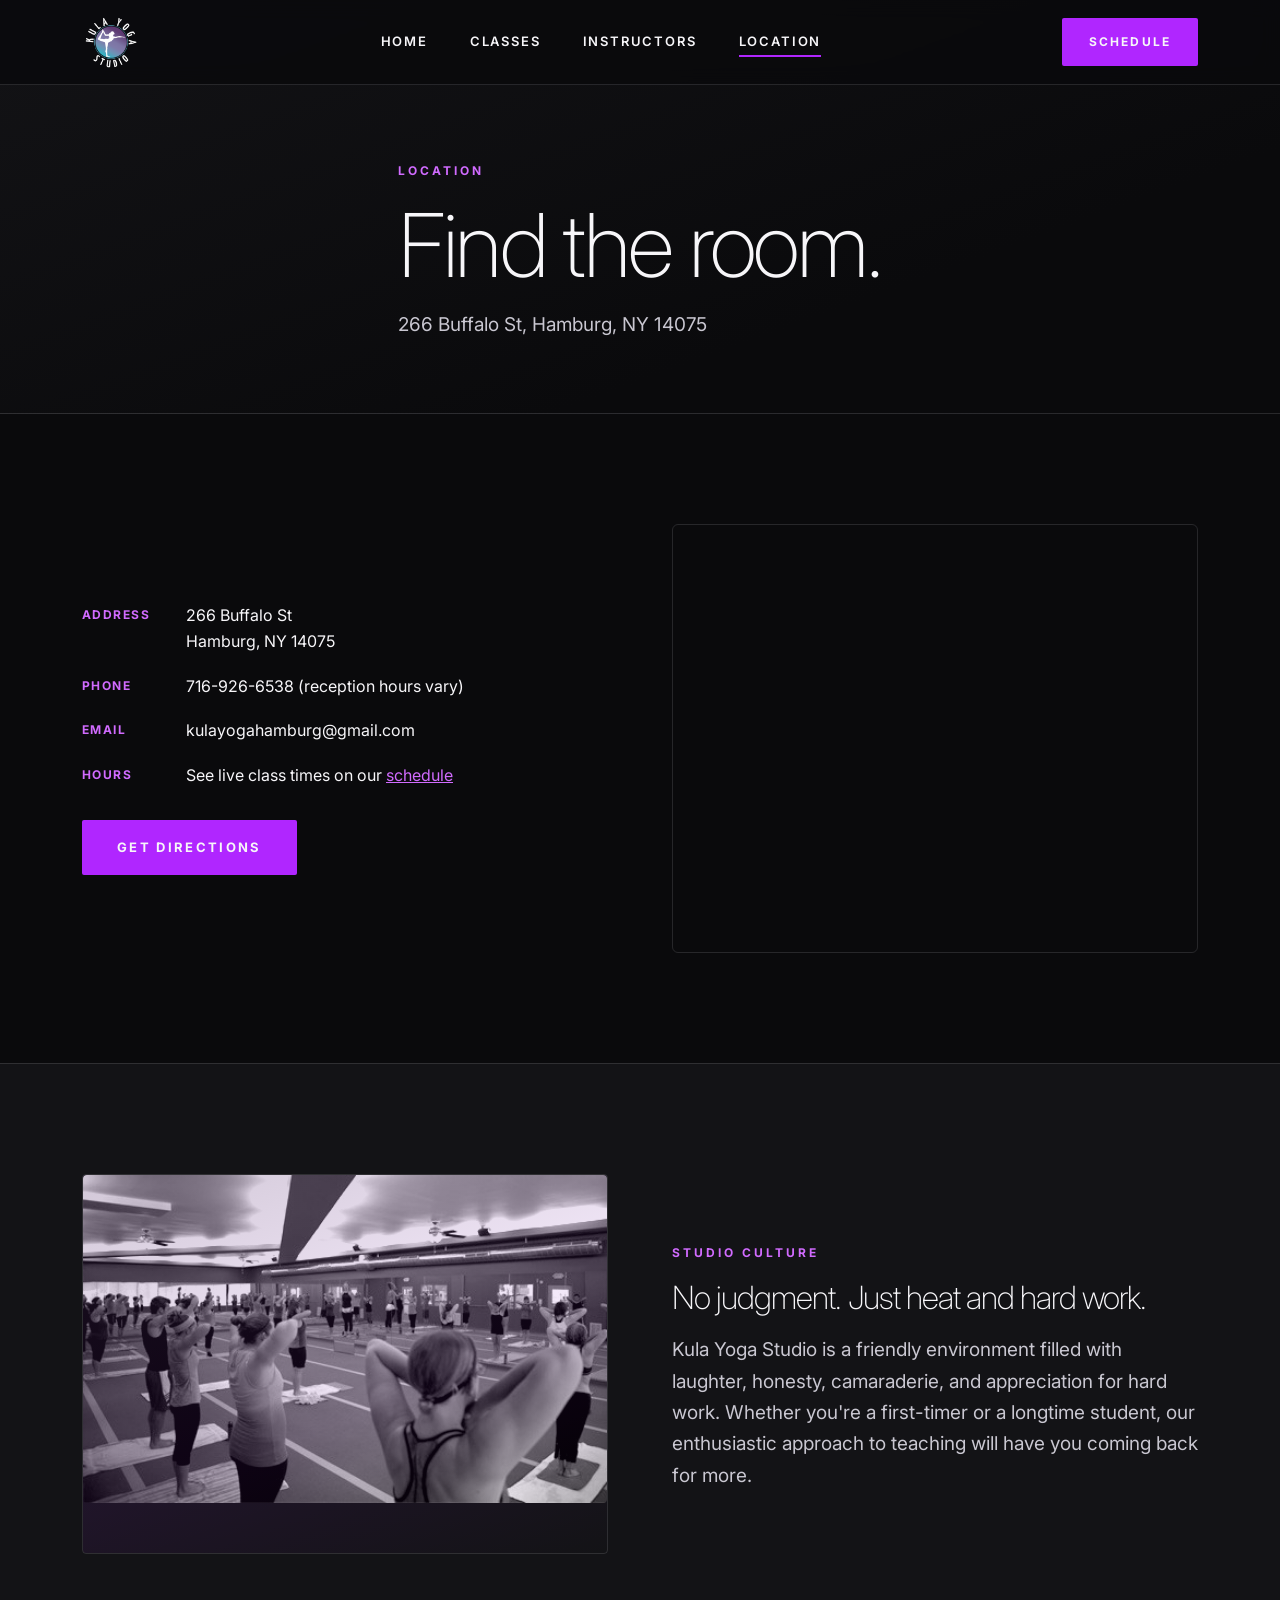
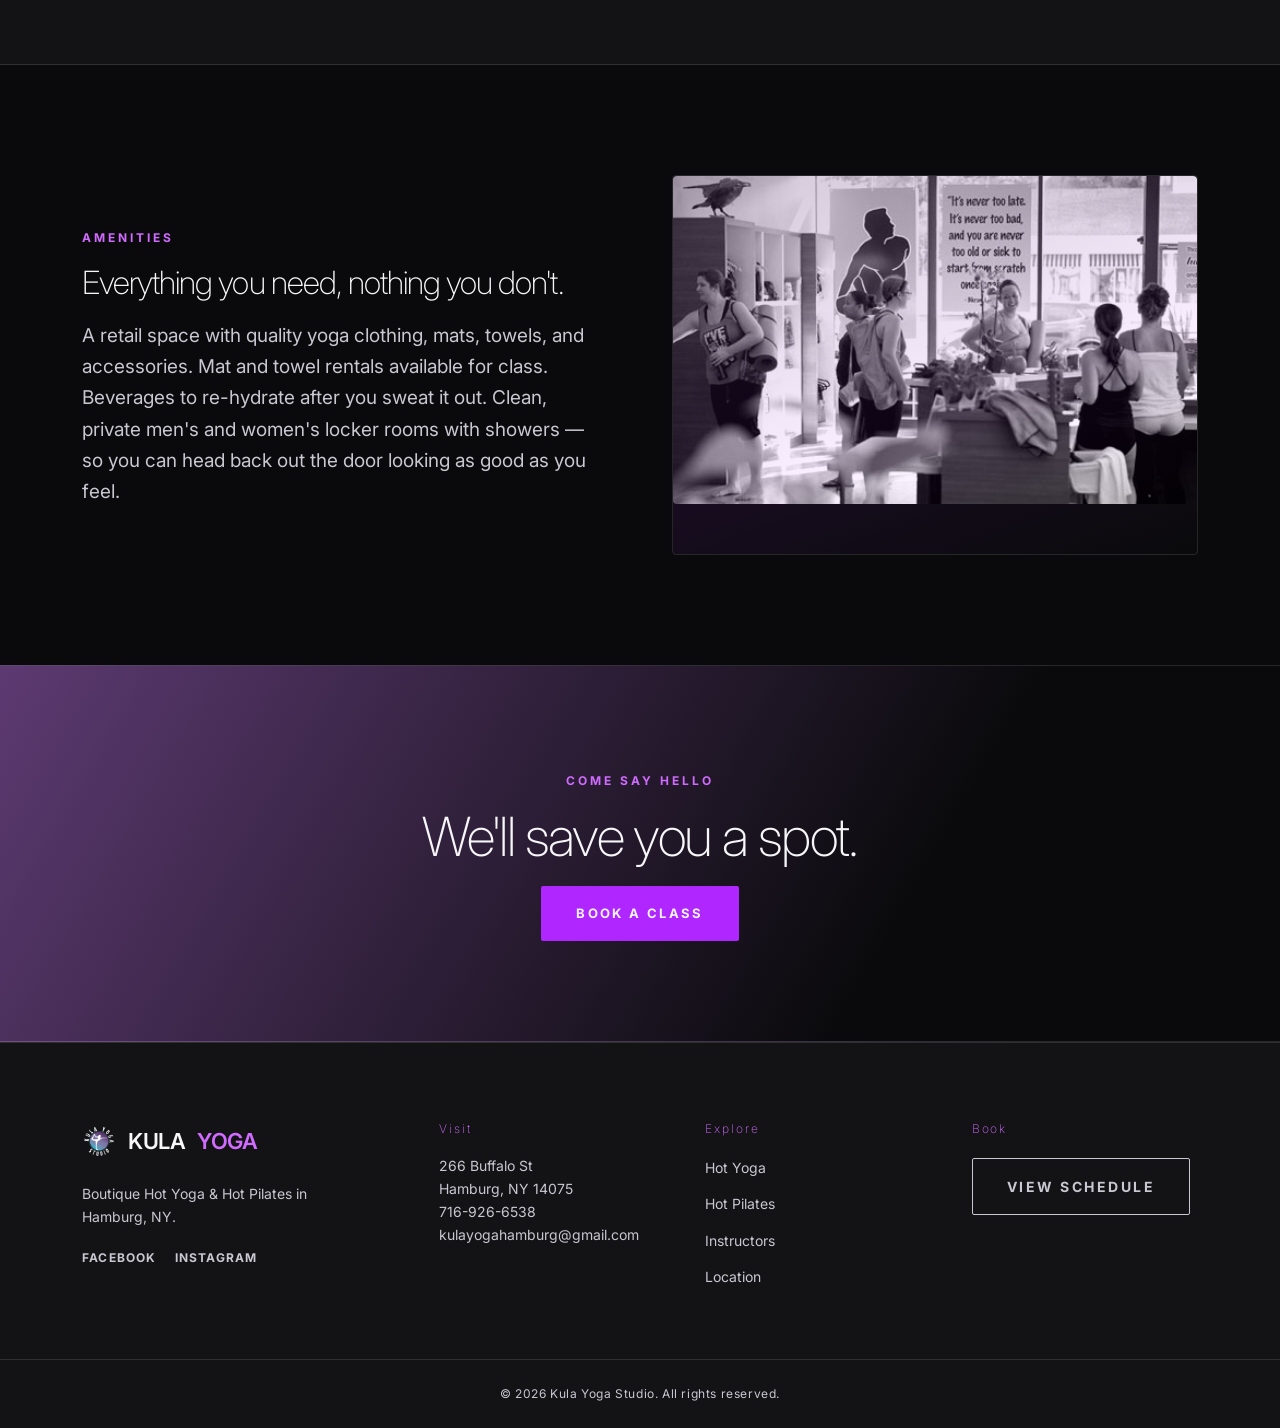
<file: location.html>
<!DOCTYPE html>
<html lang="en">
<head>
<meta charset="UTF-8">
<meta name="viewport" content="width=device-width, initial-scale=1.0">
<title>Location | Kula Yoga Studio — Hamburg, NY</title>
<meta name="description" content="Visit Kula Yoga Studio at 266 Buffalo St, Hamburg, NY 14075.">
<link rel="preconnect" href="https://fonts.googleapis.com">
<link href="https://fonts.googleapis.com/css2?family=Inter:wght@200;300;400;500;600;700&display=swap" rel="stylesheet">
<link rel="stylesheet" href="styles.css">
</head>
<body>

<header class="site-header">
  <div class="header-inner">
    <a href="index.html" class="logo logo-icon-only"><img src="images/logo.png" alt="Kula Yoga Studio" class="logo-mark"></a>
    <nav class="main-nav">
      <ul>
        <li><a href="index.html">Home</a></li>
        <li class="has-dropdown">
          <a href="classes.html">Classes</a>
          <ul class="dropdown">
            <li><a href="classes.html#hot-yoga">Hot Yoga</a></li>
            <li><a href="classes.html#hot-pilates">Hot Pilates</a></li>
            <li><a href="classes.html#warm-yoga-sculpt">Warm Yoga Sculpt</a></li>
            <li><a href="classes.html#restorative-yoga">Restorative Yoga</a></li>
            <li><a href="classes.html#power-yoga">Power Yoga</a></li>
            <li><a href="classes.html#heated-flow-yoga">Heated Flow Yoga</a></li>
            <li><a href="classes.html#heated-yoga-sculpt">Heated Yoga Sculpt</a></li>
            <li><a href="classes.html#yin-yoga">Yin Yoga</a></li>
          </ul>
        </li>
        <li><a href="instructors.html">Instructors</a></li>
        <li class="active"><a href="location.html">Location</a></li>
      </ul>
    </nav>
    <a class="btn btn-neon nav-cta" href="https://clients.mindbodyonline.com/classic/home?studioid=28443" target="_blank" rel="noopener">Schedule</a>
    <button class="mobile-toggle" aria-label="Toggle menu">☰</button>
  </div>
</header>

<section class="page-hero">
  <div class="wrap page-hero-inner">
    <div class="eyebrow">Location</div>
    <h1 style="font-size:clamp(42px,8vw,88px);">Find the room.</h1>
    <p class="lede" style="margin-top:18px;">266 Buffalo St, Hamburg, NY 14075</p>
  </div>
</section>

<section class="section">
  <div class="wrap grid-2">
    <div>
      <div class="info-line"><span class="label">Address</span><span>266 Buffalo St<br>Hamburg, NY 14075</span></div>
      <div class="info-line"><span class="label">Phone</span><span><a href="tel:7169266538">716-926-6538</a> (reception hours vary)</span></div>
      <div class="info-line"><span class="label">Email</span><span><a href="mailto:kulayogahamburg@gmail.com">kulayogahamburg@gmail.com</a></span></div>
      <div class="info-line"><span class="label">Hours</span><span>See live class times on our <a href="https://clients.mindbodyonline.com/classic/home?studioid=28443" target="_blank" rel="noopener" style="color:var(--neon-bright); text-decoration:underline;">schedule</a></span></div>
      <div class="btn-row" style="margin-top:32px;">
        <a class="btn btn-neon" href="https://www.google.com/maps/place/266+Buffalo+St,+Hamburg,+NY+14075/@42.722251,-78.826262,17z/data=!3m1!4b1!4m2!3m1!1s0x89d304b82d66f0e9:0xa0e4ed5ecfe4f393" target="_blank" rel="noopener">Get Directions</a>
      </div>
    </div>
    <div class="map-frame">
      <iframe src="https://www.google.com/maps?q=266+Buffalo+St,+Hamburg,+NY+14075&output=embed" loading="lazy" referrerpolicy="no-referrer-when-downgrade" title="Kula Yoga Studio map"></iframe>
    </div>
  </div>
</section>

<section class="section section-alt">
  <div class="wrap grid-2">
    <div class="photo-frame" style="min-height:380px;">
      <img class="photo" src="images/location-culture-2.jpg" alt="Hot Yoga class in session at Kula Yoga Studio">
    </div>
    <div>
      <div class="eyebrow">Studio Culture</div>
      <h2 style="font-size:32px; margin-bottom:20px;">No judgment. Just heat and hard work.</h2>
      <p class="lede" style="max-width:none;">Kula Yoga Studio is a friendly environment filled with laughter, honesty, camaraderie, and appreciation for hard work. Whether you're a first-timer or a longtime student, our enthusiastic approach to teaching will have you coming back for more.</p>
    </div>
  </div>
</section>

<section class="section">
  <div class="wrap grid-2">
    <div>
      <div class="eyebrow">Amenities</div>
      <h2 style="font-size:32px; margin-bottom:20px;">Everything you need, nothing you don't.</h2>
      <p class="lede" style="max-width:none;">A retail space with quality yoga clothing, mats, towels, and accessories. Mat and towel rentals available for class. Beverages to re-hydrate after you sweat it out. Clean, private men's and women's locker rooms with showers — so you can head back out the door looking as good as you feel.</p>
    </div>
    <div class="photo-frame" style="min-height:380px;">
      <img class="photo" src="images/location-amenities.jpg" alt="Kula Yoga Studio retail space and lockers">
    </div>
  </div>
</section>

<section class="cta-banner">
  <div class="wrap">
    <div class="eyebrow">Come Say Hello</div>
    <h2>We'll save you a spot.</h2>
    <div class="btn-row" style="justify-content:center;">
      <a class="btn btn-neon" href="https://clients.mindbodyonline.com/classic/home?studioid=28443" target="_blank" rel="noopener">Book a Class</a>
    </div>
  </div>
</section>

<footer class="site-footer">
  <div class="footer-inner">
    <div class="footer-brand">
      <a href="index.html" class="logo"><img src="images/logo.png" alt="Kula Yoga Studio" class="logo-mark">KULA<span>YOGA</span></a>
      <p>Boutique Hot Yoga &amp; Hot Pilates in Hamburg, NY.</p>
      <div class="social-links">
        <a href="http://facebook.com/kulayogastudiohamburg" target="_blank" rel="noopener">Facebook</a>
        <a href="https://www.instagram.com/kula_yogastudio/" target="_blank" rel="noopener">Instagram</a>
      </div>
    </div>
    <div class="footer-col">
      <h4>Visit</h4>
      <p>266 Buffalo St<br>Hamburg, NY 14075</p>
      <p><a href="tel:7169266538">716-926-6538</a></p>
      <p><a href="mailto:kulayogahamburg@gmail.com">kulayogahamburg@gmail.com</a></p>
    </div>
    <div class="footer-col">
      <h4>Explore</h4>
      <ul>
        <li><a href="classes.html#hot-yoga">Hot Yoga</a></li>
        <li><a href="classes.html#hot-pilates">Hot Pilates</a></li>
        <li><a href="instructors.html">Instructors</a></li>
        <li><a href="location.html">Location</a></li>
      </ul>
    </div>
    <div class="footer-col">
      <h4>Book</h4>
      <a class="btn btn-outline" href="https://clients.mindbodyonline.com/classic/home?studioid=28443" target="_blank" rel="noopener">View Schedule</a>
    </div>
  </div>
  <div class="footer-bottom">© 2026 Kula Yoga Studio. All rights reserved.</div>
</footer>

<script src="script.js"></script>
</body>
</html>
</file>
<file: styles.css>
/* ==========================================================================
   KULA YOGA — Boutique Hot Yoga / Hot Pilates
   Black + White + Electric Neon Purple
   ========================================================================== */

:root {
  --black: #0a0a0c;
  --black-soft: #131316;
  --charcoal: #1b1b1f;
  --white: #f7f6f9;
  --white-dim: #c9c7d1;
  --neon: #b026ff;
  --neon-bright: #d16bff;
  --neon-deep: #5d3a72;
  --line: rgba(247, 246, 249, 0.12);
  --font-display: 'Inter', sans-serif;
  --font-body: 'Inter', sans-serif;
}

* { box-sizing: border-box; margin: 0; padding: 0; }

html { scroll-behavior: smooth; }

body {
  background: var(--black);
  color: var(--white);
  font-family: var(--font-body);
  line-height: 1.65;
  -webkit-font-smoothing: antialiased;
  overflow-x: hidden;
}

img { max-width: 100%; display: block; }

a { color: inherit; text-decoration: none; }

ul { list-style: none; }

.wrap {
  max-width: 1180px;
  margin: 0 auto;
  padding: 0 32px;
}

h1, h2, h3, h4 {
  font-family: var(--font-display);
  font-weight: 200;
  line-height: 1.05;
  letter-spacing: -0.03em;
  text-transform: none;
}

.eyebrow {
  display: inline-block;
  font-family: var(--font-body);
  font-size: 12px;
  font-weight: 700;
  letter-spacing: 0.25em;
  text-transform: uppercase;
  color: var(--neon-bright);
  margin-bottom: 18px;
}

.section {
  padding: 110px 0;
  position: relative;
}

.section-tight { padding: 70px 0; }

.section-alt {
  background: var(--black-soft);
  border-top: 1px solid var(--line);
  border-bottom: 1px solid var(--line);
}

.center { text-align: center; }

.lede {
  font-size: 19px;
  color: var(--white-dim);
  max-width: 640px;
}

.center .lede { margin-left: auto; margin-right: auto; }

/* Buttons */
.btn {
  display: inline-block;
  padding: 16px 34px;
  font-family: var(--font-body);
  font-weight: 700;
  font-size: 13px;
  letter-spacing: 0.18em;
  text-transform: uppercase;
  border-radius: 2px;
  border: 1px solid transparent;
  cursor: pointer;
  transition: all 0.25s ease;
}

.btn-neon {
  background: var(--neon);
  color: var(--white);
  box-shadow: 0 0 0 rgba(176, 38, 255, 0);
}

.btn-neon:hover {
  background: var(--neon-bright);
  box-shadow: 0 0 28px rgba(176, 38, 255, 0.65);
  transform: translateY(-1px);
}

.btn-outline {
  background: transparent;
  border-color: var(--white-dim);
  color: var(--white);
}

.btn-outline:hover {
  border-color: var(--neon-bright);
  color: var(--neon-bright);
}

.btn-row { display: flex; gap: 16px; flex-wrap: wrap; }
.center .btn-row { justify-content: center; }

/* Header */
.site-header {
  position: fixed;
  top: 0; left: 0; right: 0;
  z-index: 100;
  background: rgba(10, 10, 12, 0.85);
  backdrop-filter: blur(10px);
  border-bottom: 1px solid var(--line);
}

.header-inner {
  max-width: 1180px;
  margin: 0 auto;
  padding: 0 32px;
  height: 84px;
  display: flex;
  align-items: center;
  justify-content: space-between;
  gap: 24px;
}

.logo {
  display: inline-flex;
  align-items: center;
  gap: 12px;
  font-family: var(--font-display);
  font-style: normal;
  font-size: 22px;
  font-weight: 600;
  letter-spacing: -0.02em;
  color: var(--white);
  white-space: nowrap;
}

.logo span { color: var(--neon-bright); font-style: normal; }

.logo-mark {
  width: 40px;
  height: 40px;
  border-radius: 50%;
  flex-shrink: 0;
}

.footer-brand .logo-mark { width: 34px; height: 34px; }

.logo-icon-only .logo-mark {
  width: 58px;
  height: 58px;
}

.main-nav { flex: 1; }

.main-nav > ul {
  display: flex;
  justify-content: center;
  gap: 42px;
}

.main-nav > ul > li {
  position: relative;
}

.main-nav > ul > li > a {
  font-size: 13px;
  font-weight: 600;
  letter-spacing: 0.14em;
  text-transform: uppercase;
  padding: 30px 0;
  display: inline-block;
  position: relative;
}

.main-nav > ul > li > a::after {
  content: "";
  position: absolute;
  left: 0; bottom: 26px;
  width: 0;
  height: 2px;
  background: var(--neon);
  transition: width 0.25s ease;
}

.main-nav > ul > li > a:hover::after,
.main-nav > ul > li.active > a::after {
  width: 100%;
}

.has-dropdown > a::before {
  content: "";
}

.dropdown {
  position: absolute;
  top: 100%;
  left: 50%;
  transform: translateX(-50%) translateY(8px);
  background: var(--charcoal);
  border: 1px solid var(--line);
  min-width: 200px;
  padding: 8px;
  opacity: 0;
  visibility: hidden;
  transition: all 0.2s ease;
  box-shadow: 0 20px 40px rgba(0,0,0,0.5);
}

.has-dropdown:hover .dropdown,
.has-dropdown.open .dropdown {
  opacity: 1;
  visibility: visible;
  transform: translateX(-50%) translateY(0);
}

.dropdown li a {
  display: block;
  padding: 12px 16px;
  font-size: 12px;
  font-weight: 600;
  letter-spacing: 0.1em;
  text-transform: uppercase;
  border-radius: 2px;
}

.dropdown li a:hover {
  background: rgba(176, 38, 255, 0.12);
  color: var(--neon-bright);
}

.nav-cta { flex-shrink: 0; padding: 13px 26px; font-size: 12px; }

.mobile-toggle {
  display: none;
  background: none;
  border: none;
  color: var(--white);
  font-size: 26px;
  cursor: pointer;
}

/* Hero */
.hero {
  min-height: 92vh;
  display: flex;
  align-items: center;
  padding-top: 84px;
  position: relative;
  background: var(--black);
  overflow: hidden;
}

.hero-bg {
  position: absolute;
  inset: 0;
  width: 100%;
  height: 100%;
  object-fit: cover;
  object-position: center 30%;
  filter: grayscale(0.2) contrast(1.1) saturate(1.15);
  opacity: 0.75;
}

.hero::before {
  content: "";
  position: absolute;
  inset: 0;
  background: radial-gradient(ellipse at 30% 25%, rgba(93,58,114,0.7), transparent 55%),
              radial-gradient(ellipse at 80% 85%, rgba(176,38,255,0.35), transparent 50%),
              linear-gradient(180deg, rgba(10,10,12,0.55) 0%, rgba(10,10,12,0.75) 55%, var(--black) 100%);
  z-index: 1;
}

.hero-inner { position: relative; z-index: 2; }

.hero-inner {
  max-width: 1180px;
  margin: 0 auto;
  padding: 60px 32px;
  width: 100%;
}

.hero h1 {
  font-size: clamp(34px, 5.5vw, 80px);
  font-weight: 200;
  letter-spacing: -0.03em;
  max-width: 720px;
}

.hero h1 .accent { color: var(--neon-bright); font-style: normal; font-weight: 200; }

.hero .lede { margin-top: 24px; font-size: 20px; }

.hero .btn-row { margin-top: 40px; }

.hero-photo-tag {
  position: absolute;
  right: 6%;
  top: 50%;
  transform: translateY(-50%);
  width: 320px;
  height: 420px;
}

.page-hero {
  min-height: 46vh;
  display: flex;
  align-items: center;
  padding-top: 84px;
  background: linear-gradient(160deg, var(--black-soft), var(--black) 70%);
  border-bottom: 1px solid var(--line);
}

.page-hero-inner { padding: 70px 0; }

/* Image placeholders */
.img-placeholder {
  background: repeating-linear-gradient(135deg, #1a1a1e, #1a1a1e 12px, #1f151f 12px, #1f151f 24px);
  border: 1px dashed rgba(176,38,255,0.5);
  display: flex;
  align-items: center;
  justify-content: center;
  color: var(--neon-bright);
  font-family: var(--font-body);
  font-size: 12px;
  font-weight: 700;
  letter-spacing: 0.14em;
  text-transform: uppercase;
  text-align: center;
  border-radius: 4px;
  min-height: 260px;
  padding: 20px;
}

/* Real photos */
.photo {
  width: 100%;
  height: 100%;
  object-fit: cover;
  display: block;
  filter: grayscale(1) contrast(1.05);
  border-radius: 4px;
  transition: filter 0.4s ease, transform 0.4s ease;
}

.photo-frame {
  position: relative;
  overflow: hidden;
  border-radius: 4px;
  border: 1px solid var(--line);
  min-height: 260px;
}

.photo-frame:hover .photo {
  filter: grayscale(0.35) contrast(1.05) saturate(1.1);
  transform: scale(1.04);
}

.photo-frame::after {
  content: "";
  position: absolute;
  inset: 0;
  background: linear-gradient(160deg, rgba(93,58,114,0.28), rgba(176,38,255,0.08) 60%, transparent);
  pointer-events: none;
}

.class-card .photo-frame { aspect-ratio: 3 / 4; height: auto; min-height: 220px; border-radius: 0; border-left: none; border-right: none; border-top: none; }

.class-card .photo-frame::after,
.class-detail .photo-frame::after {
  background: linear-gradient(180deg, rgba(10,10,12,0.05) 0%, rgba(10,10,12,0.15) 55%, rgba(10,10,12,0.75) 100%),
              linear-gradient(150deg, rgba(176,38,255,0.32), rgba(93,58,114,0.12) 55%, transparent);
}

/* Team gallery (Instructors page) */
.team-gallery {
  display: grid;
  grid-template-columns: repeat(12, 1fr);
  gap: 24px;
}

.team-gallery .photo-frame { min-height: 280px; }

.g-6 { grid-column: span 6; }
.g-7 { grid-column: span 7; }
.g-5 { grid-column: span 5; }
.g-12 { grid-column: span 12; }
.g-12 .photo-frame { min-height: 420px; }

@media (max-width: 760px) {
  .team-gallery { grid-template-columns: 1fr; }
  .g-6, .g-7, .g-5, .g-12 { grid-column: span 1; }
}

/* Grid layouts */
.grid-2 {
  display: grid;
  grid-template-columns: 1fr 1fr;
  gap: 64px;
  align-items: center;
}

.grid-3 {
  display: grid;
  grid-template-columns: repeat(3, 1fr);
  gap: 32px;
}

.grid-4 {
  display: grid;
  grid-template-columns: repeat(4, 1fr);
  gap: 28px;
}

/* Class / feature cards */
.card {
  background: var(--black-soft);
  border: 1px solid var(--line);
  border-radius: 6px;
  padding: 40px 32px;
  transition: border-color 0.25s ease, transform 0.25s ease;
}

.card:hover {
  border-color: rgba(176, 38, 255, 0.5);
  transform: translateY(-4px);
}

.class-card {
  border: 1px solid var(--line);
  border-radius: 6px;
  overflow: hidden;
  background: var(--black-soft);
  transition: border-color 0.25s ease, transform 0.25s ease;
}

.class-card:hover {
  border-color: rgba(176, 38, 255, 0.6);
  transform: translateY(-4px);
}

.class-card .img-placeholder { min-height: 220px; border-radius: 0; border-left: none; border-right: none; border-top: none; }

.class-card-body { padding: 32px; }

.tag {
  display: inline-block;
  font-size: 11px;
  font-weight: 700;
  letter-spacing: 0.16em;
  text-transform: uppercase;
  color: var(--neon-bright);
  border: 1px solid rgba(176,38,255,0.45);
  padding: 5px 12px;
  border-radius: 20px;
  margin-bottom: 16px;
}

/* Class detail sections */
.class-detail {
  padding: 100px 0;
  scroll-margin-top: 100px;
  border-bottom: 1px solid var(--line);
}

.class-detail:last-child { border-bottom: none; }

.benefits-list {
  display: grid;
  grid-template-columns: 1fr 1fr;
  gap: 12px 32px;
  margin-top: 28px;
}

.benefits-list li {
  font-size: 15px;
  color: var(--white-dim);
  padding-left: 22px;
  position: relative;
}

.benefits-list li::before {
  content: "";
  position: absolute;
  left: 0;
  top: 9px;
  width: 8px;
  height: 8px;
  background: var(--neon);
  border-radius: 50%;
  box-shadow: 0 0 8px rgba(176,38,255,0.8);
}

/* Additional class list (homepage) */
.class-list {
  display: grid;
  grid-template-columns: 1fr 1fr;
  gap: 18px 48px;
  max-width: 820px;
  margin: 0 auto;
}

.class-list li {
  border-bottom: 1px solid var(--line);
}

.class-list a {
  display: flex;
  align-items: center;
  justify-content: space-between;
  font-size: 18px;
  font-weight: 300;
  color: var(--white);
  padding: 16px 2px;
  transition: color 0.25s ease;
}

.class-list a::after {
  content: "→";
  color: var(--neon-bright);
  font-size: 16px;
  opacity: 0.7;
  transition: transform 0.25s ease;
}

.class-list a:hover {
  color: var(--neon-bright);
}

.class-list a:hover::after {
  transform: translateX(4px);
}

@media (max-width: 760px) {
  .class-list { grid-template-columns: 1fr; }
}

/* Additional class detail cards (classes page) */
.class-mini-card { scroll-margin-top: 110px; }
.class-mini-card h3 { margin-bottom: 14px; }
.class-mini-card p { color: var(--white-dim); font-size: 15px; }
.class-mini-card .btn-row { margin-top: 24px; }

.btn-sm { padding: 11px 20px; font-size: 11px; }

/* Testimonials */
.testimonial {
  border-left: 2px solid var(--neon);
  padding-left: 24px;
}

.testimonial p { font-size: 17px; color: var(--white-dim); font-style: italic; }
.testimonial cite { display: block; margin-top: 14px; font-style: normal; font-size: 12px; letter-spacing: 0.14em; text-transform: uppercase; color: var(--neon-bright); }

/* Instructor cards */
.instructor-card { text-align: left; }
.instructor-card .img-placeholder,
.instructor-card .photo-frame { aspect-ratio: 4/5; min-height: 0; margin-bottom: 20px; }
.instructor-card h3 { font-size: 18px; }
.instructor-card .role { color: var(--neon-bright); font-size: 12px; letter-spacing: 0.12em; text-transform: uppercase; margin: 6px 0 12px; font-weight: 700; }
.instructor-card p.bio { font-size: 14px; color: var(--white-dim); }

/* Location */
.map-frame {
  border: 1px solid var(--line);
  border-radius: 6px;
  overflow: hidden;
  min-height: 420px;
}

.map-frame iframe { width: 100%; height: 100%; min-height: 420px; border: 0; filter: grayscale(1) invert(0.92) contrast(0.9); }

.info-line { display: flex; gap: 14px; margin-bottom: 18px; font-size: 16px; }
.info-line .label { color: var(--neon-bright); font-weight: 700; font-size: 12px; letter-spacing: 0.12em; text-transform: uppercase; min-width: 90px; padding-top: 3px; }

/* CTA banner */
.cta-banner {
  background: linear-gradient(120deg, var(--neon-deep), var(--black) 70%);
  border-top: 1px solid var(--line);
  border-bottom: 1px solid var(--line);
  text-align: center;
  padding: 100px 0;
}

.cta-banner h2 { font-size: clamp(30px, 5vw, 54px); margin-bottom: 20px; }

/* Footer */
.site-footer {
  background: var(--black-soft);
  border-top: 1px solid var(--line);
  padding: 80px 0 0;
}

.footer-inner {
  max-width: 1180px;
  margin: 0 auto;
  padding: 0 32px;
  display: grid;
  grid-template-columns: 1.4fr 1fr 1fr 1fr;
  gap: 40px;
  padding-bottom: 60px;
}

.footer-brand p { color: var(--white-dim); font-size: 14px; margin: 16px 0 20px; max-width: 240px; }

.social-links { display: flex; gap: 18px; }
.social-links a { font-size: 12px; font-weight: 700; letter-spacing: 0.1em; text-transform: uppercase; color: var(--white-dim); }
.social-links a:hover { color: var(--neon-bright); }

.footer-col h4 { font-family: var(--font-body); font-size: 12px; letter-spacing: 0.16em; color: var(--neon-bright); margin-bottom: 18px; }
.footer-col p, .footer-col a { color: var(--white-dim); font-size: 14px; }
.footer-col ul li { margin-bottom: 10px; }
.footer-col ul li a:hover { color: var(--neon-bright); }
.footer-col .btn { margin-top: 4px; }

.footer-bottom {
  border-top: 1px solid var(--line);
  padding: 24px 32px;
  text-align: center;
  font-size: 12px;
  color: var(--white-dim);
  letter-spacing: 0.05em;
}

/* Responsive */
@media (max-width: 980px) {
  .main-nav, .nav-cta { display: none; }
  .mobile-toggle { display: block; }
  .site-header.open .main-nav {
    display: block;
    position: absolute;
    top: 84px; left: 0; right: 0;
    background: var(--black-soft);
    border-top: 1px solid var(--line);
    padding: 20px 32px 30px;
  }
  .site-header.open .main-nav > ul { flex-direction: column; gap: 4px; }
  .site-header.open .main-nav > ul > li > a { padding: 14px 0; }
  .site-header.open .dropdown { position: static; opacity: 1; visibility: visible; transform: none; display: none; background: transparent; border: none; box-shadow: none; margin-left: 12px; }
  .site-header.open .has-dropdown.open .dropdown { display: block; }
  .site-header.open .nav-cta { display: inline-block; margin-top: 10px; }
  .grid-2 { grid-template-columns: 1fr; gap: 40px; }
  .grid-3 { grid-template-columns: 1fr; }
  .grid-4 { grid-template-columns: 1fr 1fr; }
  .benefits-list { grid-template-columns: 1fr; }
  .footer-inner { grid-template-columns: 1fr 1fr; }
  .hero-photo-tag { display: none; }
}

@media (max-width: 560px) {
  .wrap, .header-inner, .hero-inner { padding-left: 20px; padding-right: 20px; }
  .section { padding: 70px 0; }
  .grid-4 { grid-template-columns: 1fr; }
  .footer-inner { grid-template-columns: 1fr; }
}
</file>
